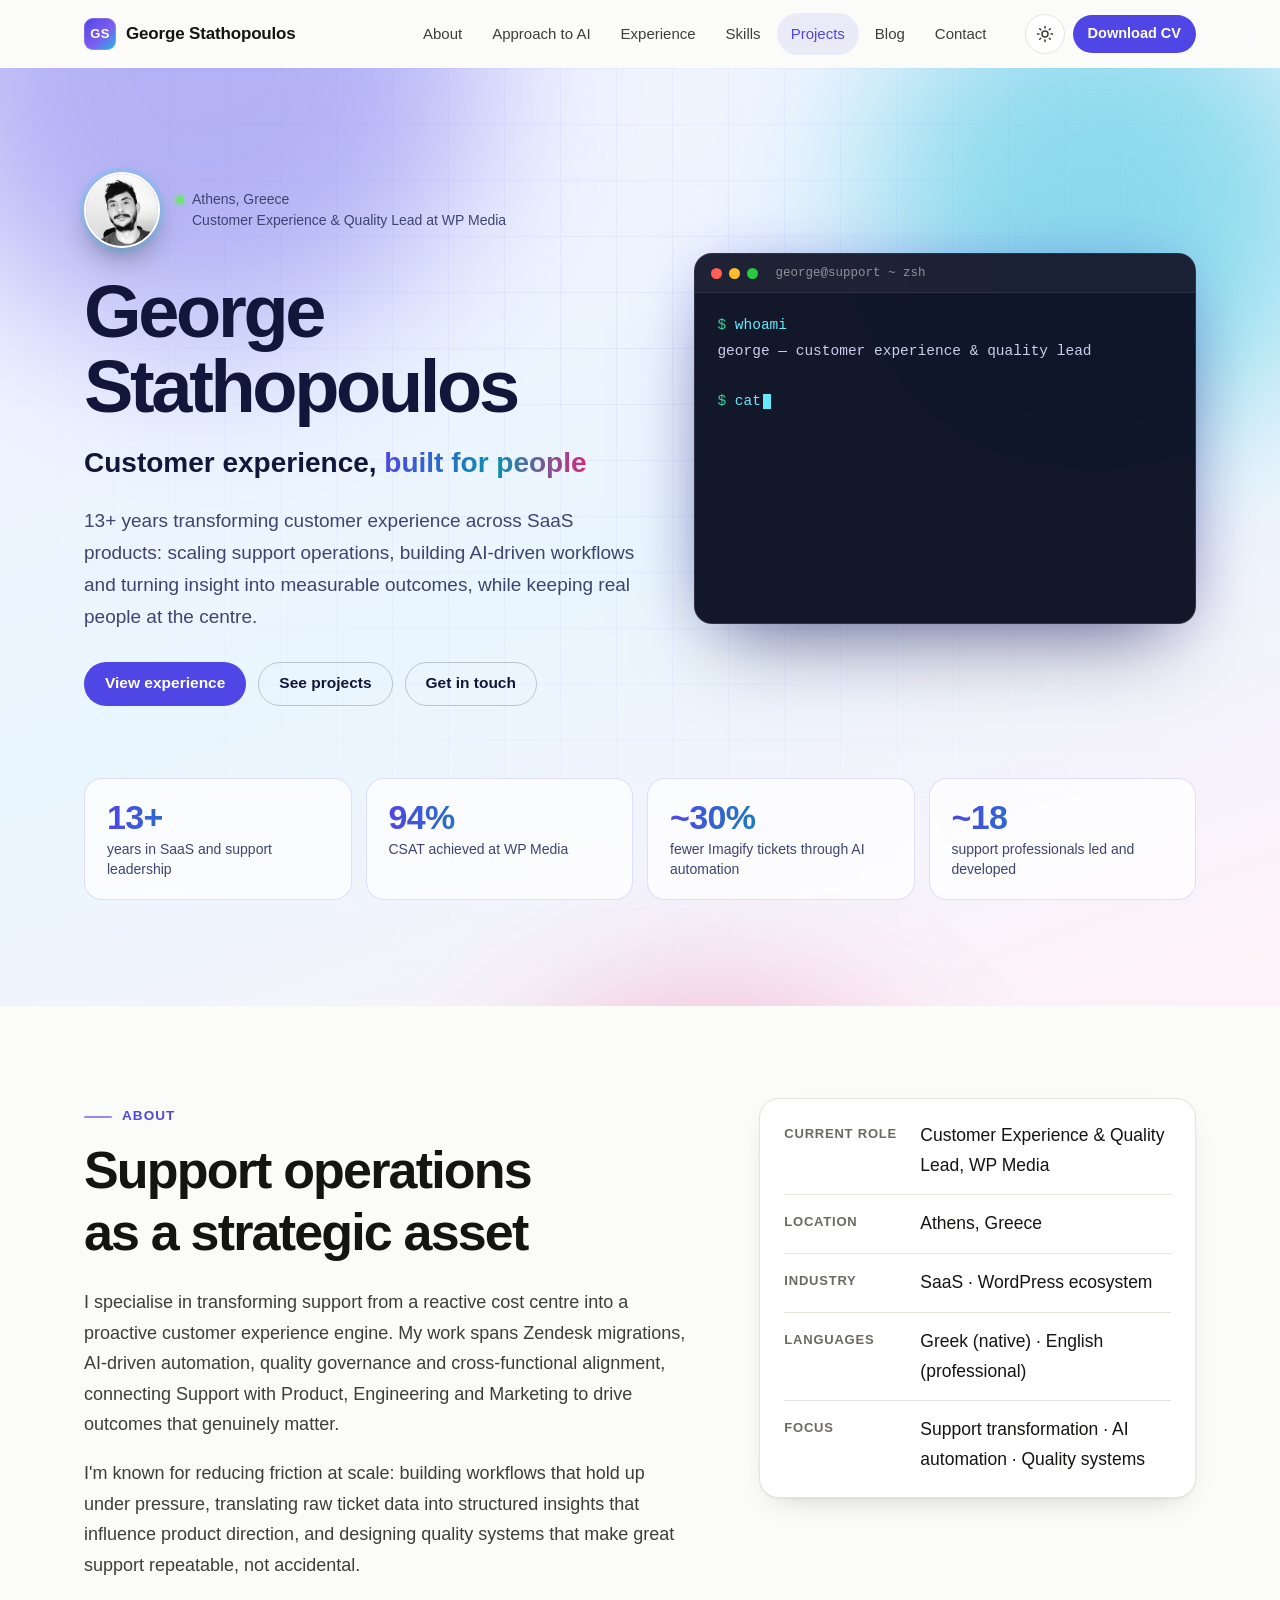
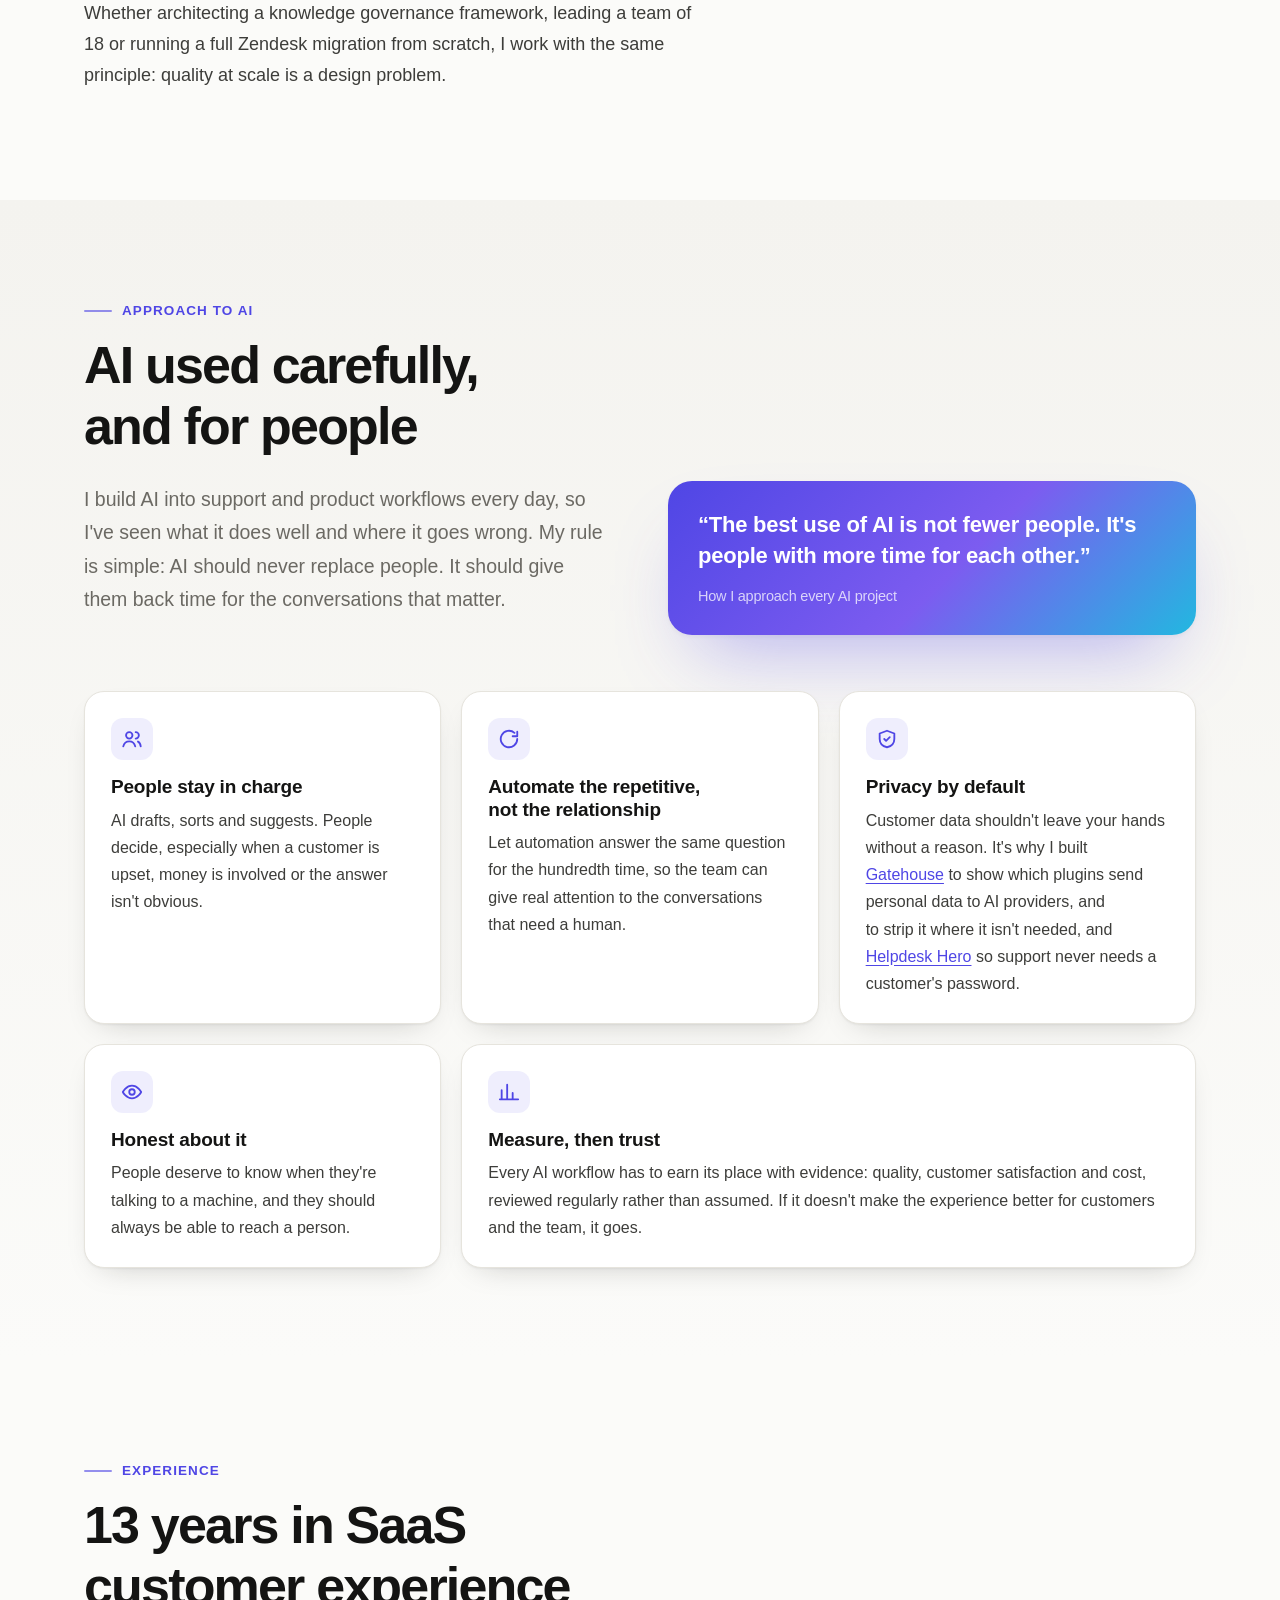
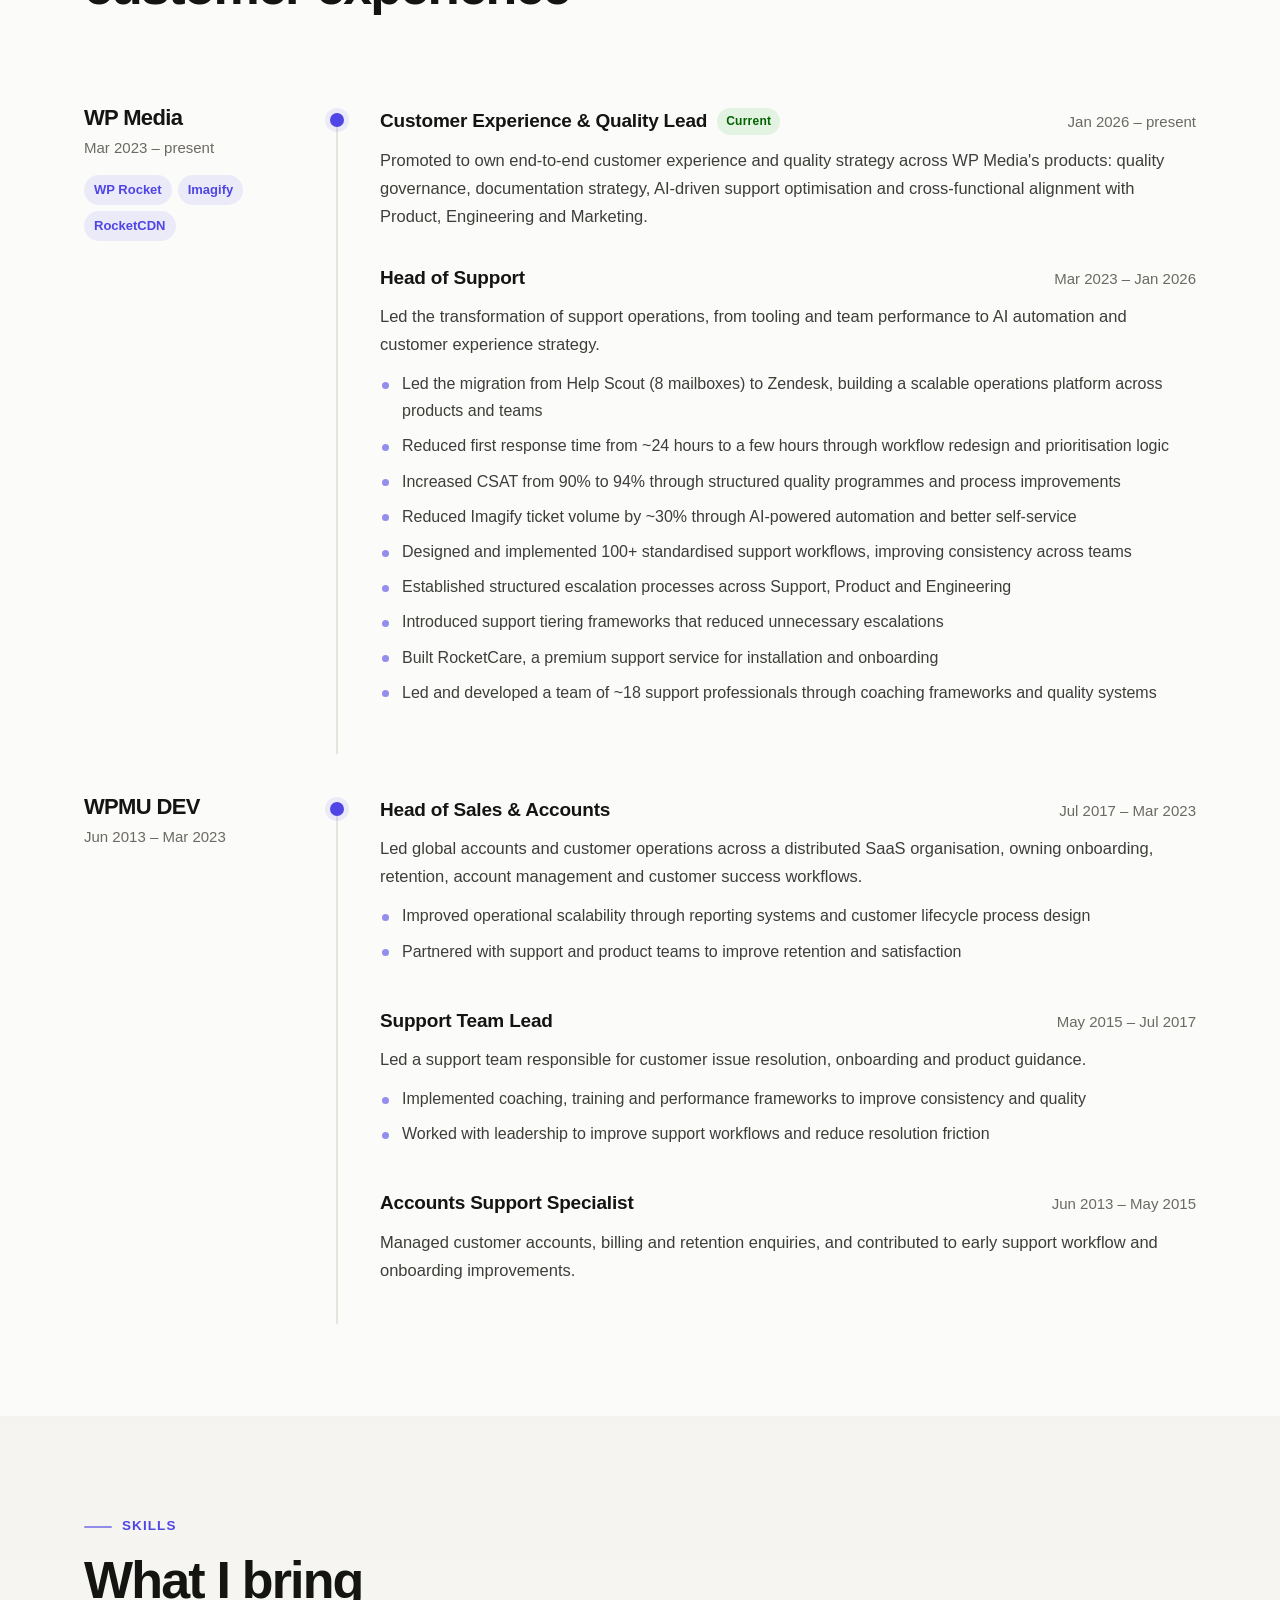
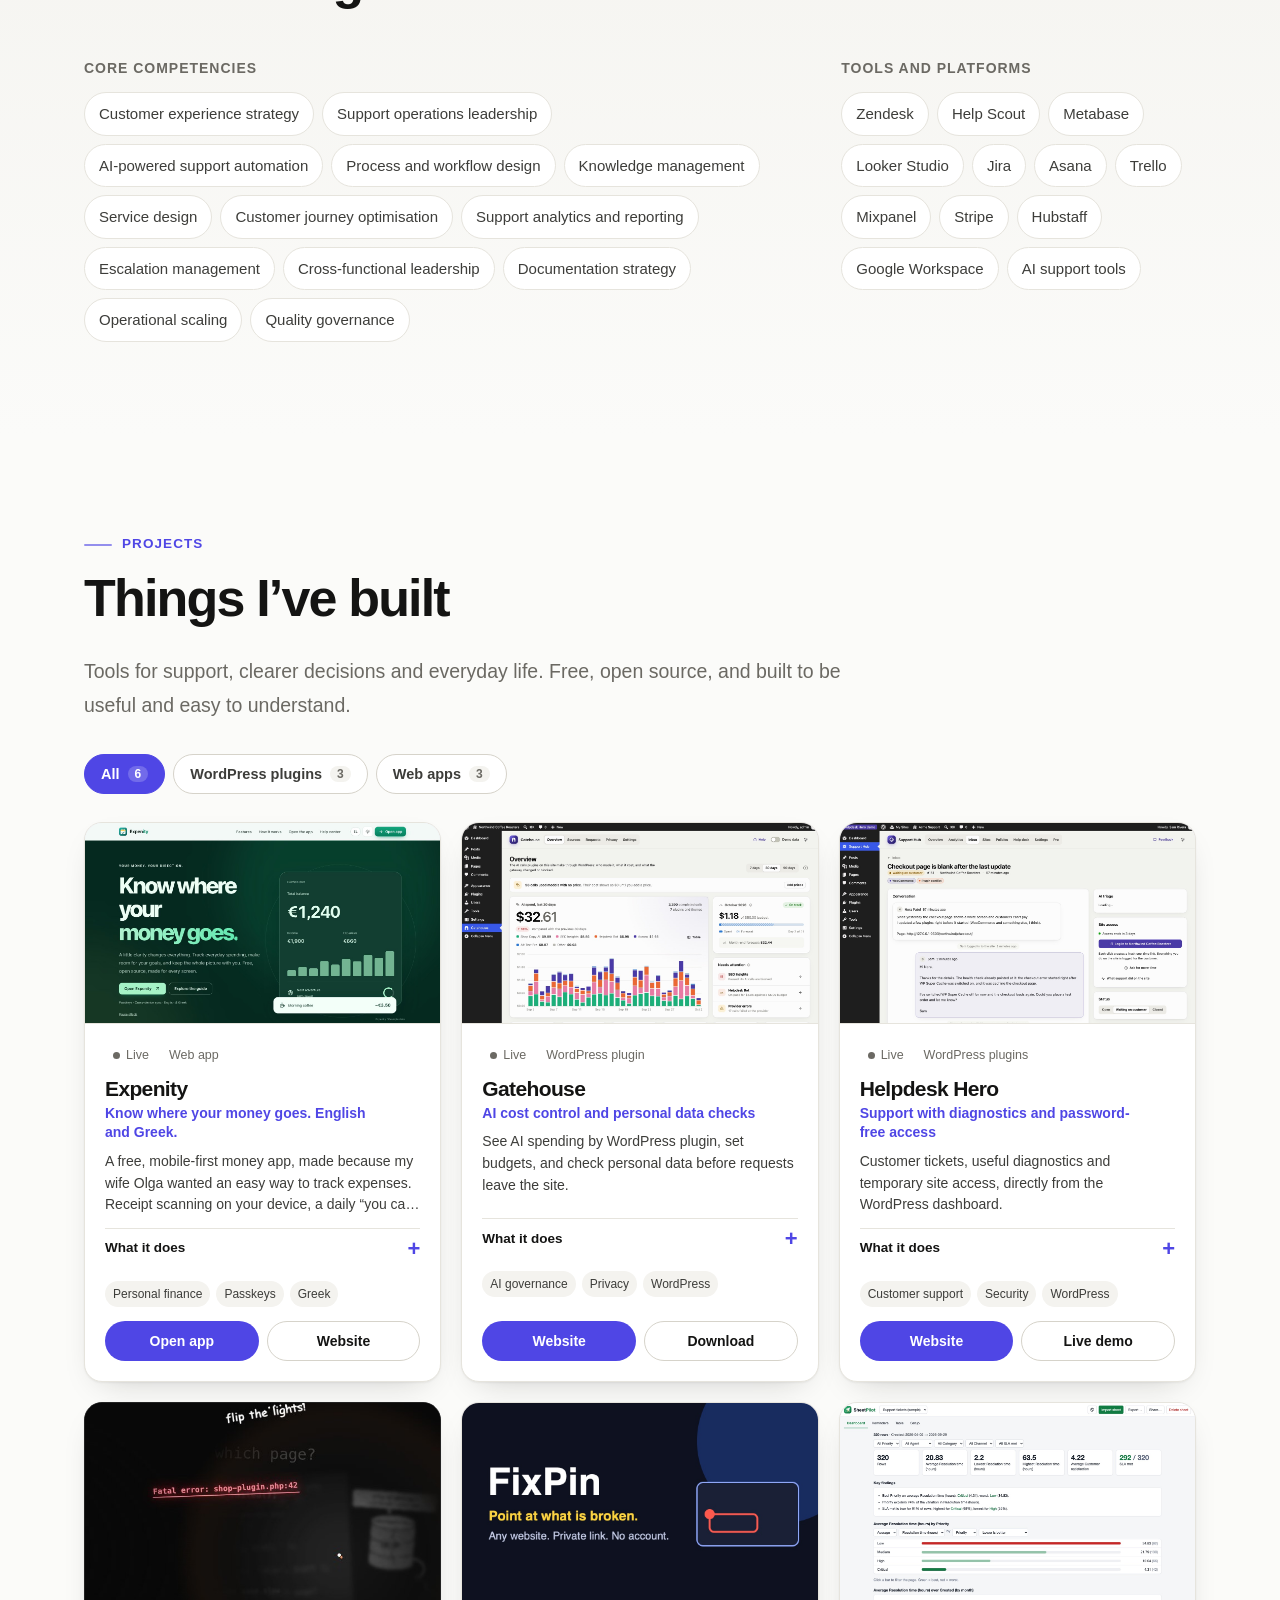
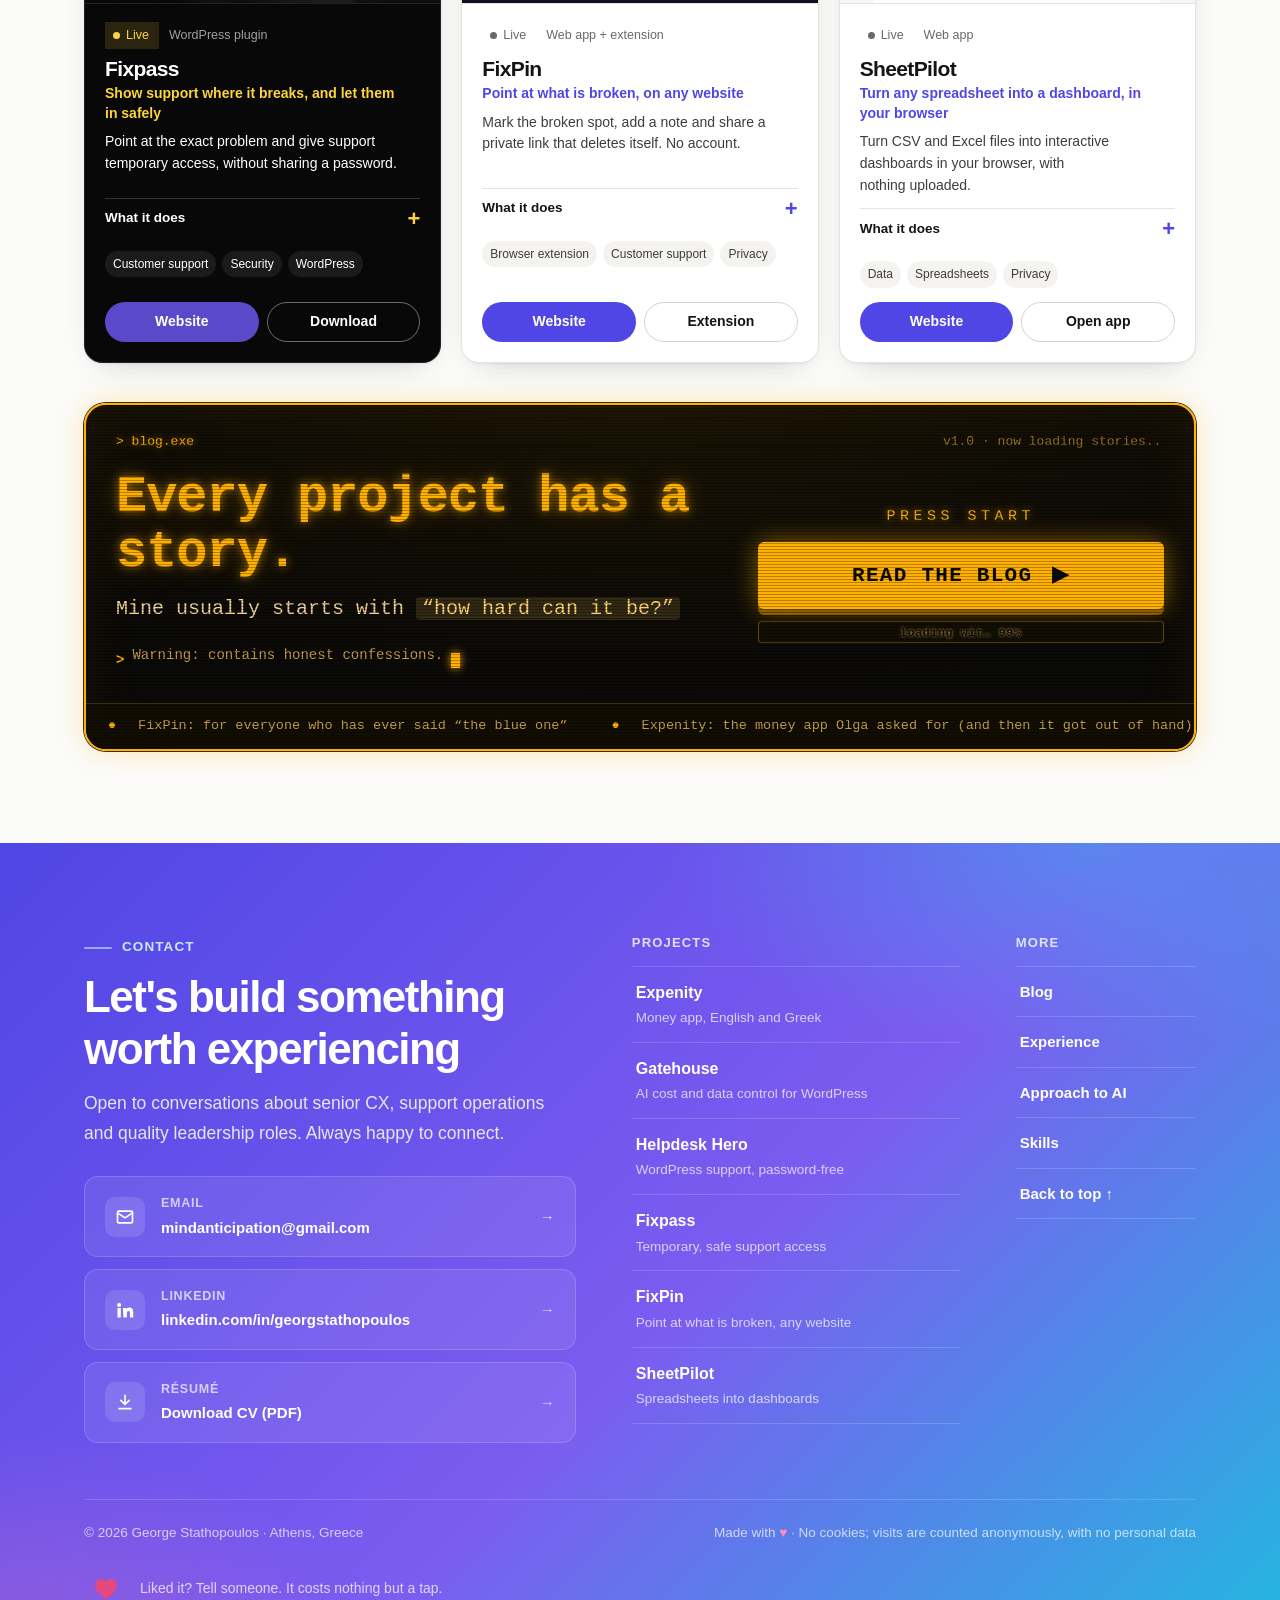
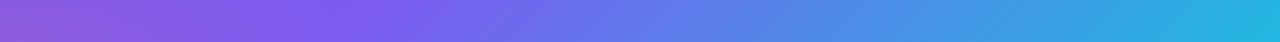
<file: index.html>
<!doctype html>
<html lang="en" class="no-js">
<head>
<meta charset="utf-8">
<meta name="viewport" content="width=device-width, initial-scale=1">
<title>George Stathopoulos – Customer Experience &amp; Quality Lead</title>
<meta name="description" content="George Stathopoulos: customer experience and support operations leader with 13+ years in SaaS and WordPress. Builds AI workflows carefully, so people get more time for real conversations.">
<meta name="theme-color" content="#0a0f26">
<link rel="canonical" href="https://george-stathopoulos.github.io/">
<meta property="og:type" content="profile">
<meta property="og:title" content="George Stathopoulos – Customer Experience &amp; Quality Lead">
<meta property="og:description" content="13+ years in SaaS customer experience. AI used carefully, so people get more time for real conversations.">
<meta property="og:url" content="https://george-stathopoulos.github.io/">
<meta property="og:image" content="https://george-stathopoulos.github.io/george-photo.jpg">
<link rel="icon" href="assets/favicon.svg" type="image/svg+xml">
<link rel="stylesheet" href="assets/site.css?v=portfolio-20261023">
<script>try{var t=localStorage.getItem('gs-theme');if(t==='light'||t==='dark')document.documentElement.dataset.theme=t;}catch(e){}</script>
<script type="application/ld+json">{"@context":"https://schema.org","@type":"Person","name":"George Stathopoulos","jobTitle":"Customer Experience & Quality Lead","worksFor":{"@type":"Organization","name":"WP Media"},"address":{"@type":"PostalAddress","addressLocality":"Athens","addressCountry":"GR"},"url":"https://george-stathopoulos.github.io/","sameAs":["https://www.linkedin.com/in/georgstathopoulos/"]}</script>
<!-- Cloudflare Web Analytics: counts visits anonymously, no cookies --><script type='module' src='https://static.cloudflareinsights.com/beacon.min.js' data-cf-beacon='{"token": "64332b427a604e879f82853393ebdb0d"}'></script><!-- End Cloudflare Web Analytics -->
</head>
<body>
<a class="skip" href="#main">Skip to content</a>

<header class="site-head">
	<div class="wrap">
		<a class="brand" href="#top"><span class="monogram" aria-hidden="true">GS</span>George Stathopoulos</a>
		<nav id="site-nav" class="nav" aria-label="Main">
			<a href="#about">About</a>
			<a href="#ai">Approach to AI</a>
			<a href="#experience">Experience</a>
			<a href="#skills">Skills</a>
			<a href="#projects">Projects</a>
			<a href="https://george-stathopoulos.github.io/blog/">Blog</a>
			<a href="#contact">Contact</a>
		</nav>
		<div class="head-actions">
			<button class="icon-btn" type="button" data-theme-toggle aria-label="Dark theme" aria-pressed="false"><svg width="18" height="18" viewBox="0 0 24 24" fill="none" stroke="currentColor" stroke-width="2" stroke-linecap="round" aria-hidden="true"><circle cx="12" cy="12" r="4"/><path d="M12 2v2M12 20v2M4.9 4.9l1.4 1.4M17.7 17.7l1.4 1.4M2 12h2M20 12h2M4.9 19.1l1.4-1.4M17.7 6.3l1.4-1.4"/></svg></button>
			<a class="btn btn-primary btn-sm" href="george-stathopoulos-cv.pdf" download>Download CV</a>
			<button class="icon-btn menu-btn" type="button" data-menu-toggle aria-controls="site-nav" aria-expanded="false" aria-label="Menu"><svg width="20" height="20" viewBox="0 0 24 24" fill="none" stroke="currentColor" stroke-width="2" stroke-linecap="round" aria-hidden="true"><path d="M4 7h16M4 12h16M4 17h16"/></svg></button>
		</div>
	</div>
</header>

<main id="main">

<section class="hero" id="top" aria-labelledby="hero-name">
	<div class="aurora" aria-hidden="true"><i></i><i></i><i></i></div>
	<div class="wrap">
		<div class="hero-grid">
			<div class="hero-copy">
				<div class="who">
					<img class="portrait" src="assets/img/george.jpg" width="400" height="400" alt="Portrait of George Stathopoulos" fetchpriority="high">
					<span class="eyebrow"><span class="dot" aria-hidden="true"></span>Athens, Greece<br>Customer Experience &amp; Quality Lead at WP Media</span>
				</div>
				<h1 id="hero-name">George Stathopoulos</h1>
				<p class="role">Customer experience, <span class="grad">built for people</span></p>
				<p class="lede">13+ years transforming customer experience across SaaS products: scaling support operations, building AI-driven workflows and turning insight into measurable outcomes, while keeping real people at the centre.</p>
				<div class="cta-row">
					<a class="btn btn-light" href="#experience">View experience</a>
					<a class="btn btn-outline-light" href="#projects">See projects</a>
					<a class="btn btn-outline-light" href="#contact">Get in touch</a>
				</div>
			</div>
			<div class="term" aria-hidden="true">
				<div class="term-bar"><i></i><i></i><i></i><span>george@support ~ zsh</span></div>
				<div class="term-body" id="term"></div>
			</div>
		</div>
		<ul class="stats" aria-label="Highlights">
			<li><b data-count="13" data-suffix="+">13+</b><span>years in SaaS and support leadership</span></li>
			<li><b data-count="94" data-suffix="%">94%</b><span>CSAT achieved at WP Media</span></li>
			<li><b>~30%</b><span>fewer Imagify tickets through AI automation</span></li>
			<li><b data-count="18" data-prefix="~">~18</b><span>support professionals led and developed</span></li>
		</ul>
	</div>
</section>

<section class="section" id="about" aria-labelledby="about-title">
	<div class="wrap about">
		<div class="about-text reveal">
			<span class="kicker">About</span>
			<h2 id="about-title" class="about-title">Support operations as a strategic asset</h2>
			<p>I specialise in transforming support from a reactive cost centre into a proactive customer experience engine. My work spans Zendesk migrations, AI-driven automation, quality governance and cross-functional alignment, connecting Support with Product, Engineering and Marketing to drive outcomes that genuinely matter.</p>
			<p>I'm known for reducing friction at scale: building workflows that hold up under pressure, translating raw ticket data into structured insights that influence product direction, and designing quality systems that make great support repeatable, not accidental.</p>
			<p>Whether architecting a knowledge governance framework, leading a team of 18 or running a full Zendesk migration from scratch, I work with the same principle: quality at scale is a design problem.</p>
		</div>
		<dl class="facts reveal">
			<div><dt>Current role</dt><dd>Customer Experience &amp; Quality Lead, WP Media</dd></div>
			<div><dt>Location</dt><dd>Athens, Greece</dd></div>
			<div><dt>Industry</dt><dd>SaaS · WordPress ecosystem</dd></div>
			<div><dt>Languages</dt><dd>Greek (native) · English (professional)</dd></div>
			<div><dt>Focus</dt><dd>Support transformation · AI automation · Quality systems</dd></div>
		</dl>
	</div>
</section>

<section class="section section-alt" id="ai" aria-labelledby="ai-title">
	<div class="wrap">
		<div class="ai-intro">
			<div class="section-head reveal">
				<span class="kicker">Approach to AI</span>
				<h2 id="ai-title">AI used carefully, and for people</h2>
				<p>I build AI into support and product workflows every day, so I've seen what it does well and where it goes wrong. My rule is simple: AI should never replace people. It should give them back time for the conversations that matter.</p>
			</div>
			<blockquote class="pull reveal">
				<p>“The best use of AI is not fewer people. It's people with more time for each other.”</p>
				<cite>How I approach every AI project</cite>
			</blockquote>
		</div>
		<ul class="principles">
			<li class="reveal">
				<span class="ic"><svg width="22" height="22" viewBox="0 0 24 24" fill="none" stroke="currentColor" stroke-width="2" stroke-linecap="round" stroke-linejoin="round" aria-hidden="true"><circle cx="9" cy="8" r="3.5"/><path d="M2.5 20c.8-3.5 3.4-5.5 6.5-5.5s5.7 2 6.5 5.5"/><path d="M16 4.5a3.5 3.5 0 0 1 0 7M18.5 14.8c1.6.8 2.7 2.6 3 5.2"/></svg></span>
				<h3>People stay in charge</h3>
				<p>AI drafts, sorts and suggests. People decide, especially when a customer is upset, money is involved or the answer isn't obvious.</p>
			</li>
			<li class="reveal">
				<span class="ic"><svg width="22" height="22" viewBox="0 0 24 24" fill="none" stroke="currentColor" stroke-width="2" stroke-linecap="round" stroke-linejoin="round" aria-hidden="true"><path d="M21 12a9 9 0 1 1-3-6.7"/><path d="M21 4v5h-5"/></svg></span>
				<h3>Automate the repetitive, not the relationship</h3>
				<p>Let automation answer the same question for the hundredth time, so the team can give real attention to the conversations that need a human.</p>
			</li>
			<li class="reveal">
				<span class="ic"><svg width="22" height="22" viewBox="0 0 24 24" fill="none" stroke="currentColor" stroke-width="2" stroke-linecap="round" stroke-linejoin="round" aria-hidden="true"><path d="M12 3l8 3v6c0 5-3.5 8-8 9-4.5-1-8-4-8-9V6z"/><path d="M9 12l2 2 4-4"/></svg></span>
				<h3>Privacy by default</h3>
				<p>Customer data shouldn't leave your hands without a reason. It's why I built <a href="#projects">Gatehouse</a> to show which plugins send personal data to AI providers, and to strip it where it isn't needed, and <a href="#projects">Helpdesk Hero</a> so support never needs a customer's password.</p>
			</li>
			<li class="reveal">
				<span class="ic"><svg width="22" height="22" viewBox="0 0 24 24" fill="none" stroke="currentColor" stroke-width="2" stroke-linecap="round" stroke-linejoin="round" aria-hidden="true"><path d="M2 12s3.5-7 10-7 10 7 10 7-3.5 7-10 7-10-7-10-7z"/><circle cx="12" cy="12" r="3"/></svg></span>
				<h3>Honest about it</h3>
				<p>People deserve to know when they're talking to a machine, and they should always be able to reach a person.</p>
			</li>
			<li class="reveal wide">
				<span class="ic"><svg width="22" height="22" viewBox="0 0 24 24" fill="none" stroke="currentColor" stroke-width="2" stroke-linecap="round" stroke-linejoin="round" aria-hidden="true"><path d="M4 20V10M10 20V4M16 20v-7M22 20H2"/></svg></span>
				<h3>Measure, then trust</h3>
				<p>Every AI workflow has to earn its place with evidence: quality, customer satisfaction and cost, reviewed regularly rather than assumed. If it doesn't make the experience better for customers and the team, it goes.</p>
			</li>
		</ul>
	</div>
</section>

<section class="section" id="experience" aria-labelledby="exp-title">
	<div class="wrap">
		<div class="section-head reveal">
			<span class="kicker">Experience</span>
			<h2 id="exp-title">13 years in SaaS customer experience</h2>
		</div>

		<article class="company reveal">
			<div>
				<h3 class="company-name">WP Media</h3>
				<p class="period">Mar 2023 – present</p>
				<ul class="chips" aria-label="Products"><li>WP Rocket</li><li>Imagify</li><li>RocketCDN</li></ul>
			</div>
			<div class="roles">
				<div>
					<div class="role-head"><h4>Customer Experience &amp; Quality Lead <span class="now">Current</span></h4><time>Jan 2026 – present</time></div>
					<p>Promoted to own end-to-end customer experience and quality strategy across WP Media's products: quality governance, documentation strategy, AI-driven support optimisation and cross-functional alignment with Product, Engineering and Marketing.</p>
				</div>
				<div>
					<div class="role-head"><h4>Head of Support</h4><time>Mar 2023 – Jan 2026</time></div>
					<p>Led the transformation of support operations, from tooling and team performance to AI automation and customer experience strategy.</p>
					<ul>
						<li>Led the migration from Help Scout (8 mailboxes) to Zendesk, building a scalable operations platform across products and teams</li>
						<li>Reduced first response time from ~24 hours to a few hours through workflow redesign and prioritisation logic</li>
						<li>Increased CSAT from 90% to 94% through structured quality programmes and process improvements</li>
						<li>Reduced Imagify ticket volume by ~30% through AI-powered automation and better self-service</li>
						<li>Designed and implemented 100+ standardised support workflows, improving consistency across teams</li>
						<li>Established structured escalation processes across Support, Product and Engineering</li>
						<li>Introduced support tiering frameworks that reduced unnecessary escalations</li>
						<li>Built RocketCare, a premium support service for installation and onboarding</li>
						<li>Led and developed a team of ~18 support professionals through coaching frameworks and quality systems</li>
					</ul>
				</div>
			</div>
		</article>

		<article class="company reveal">
			<div>
				<h3 class="company-name">WPMU DEV</h3>
				<p class="period">Jun 2013 – Mar 2023</p>
			</div>
			<div class="roles">
				<div>
					<div class="role-head"><h4>Head of Sales &amp; Accounts</h4><time>Jul 2017 – Mar 2023</time></div>
					<p>Led global accounts and customer operations across a distributed SaaS organisation, owning onboarding, retention, account management and customer success workflows.</p>
					<ul>
						<li>Improved operational scalability through reporting systems and customer lifecycle process design</li>
						<li>Partnered with support and product teams to improve retention and satisfaction</li>
					</ul>
				</div>
				<div>
					<div class="role-head"><h4>Support Team Lead</h4><time>May 2015 – Jul 2017</time></div>
					<p>Led a support team responsible for customer issue resolution, onboarding and product guidance.</p>
					<ul>
						<li>Implemented coaching, training and performance frameworks to improve consistency and quality</li>
						<li>Worked with leadership to improve support workflows and reduce resolution friction</li>
					</ul>
				</div>
				<div>
					<div class="role-head"><h4>Accounts Support Specialist</h4><time>Jun 2013 – May 2015</time></div>
					<p>Managed customer accounts, billing and retention enquiries, and contributed to early support workflow and onboarding improvements.</p>
				</div>
			</div>
		</article>
	</div>
</section>

<section class="section section-alt" id="skills" aria-labelledby="skills-title">
	<div class="wrap">
		<div class="section-head reveal">
			<span class="kicker">Skills</span>
			<h2 id="skills-title">What I bring</h2>
		</div>
		<div class="skills">
			<div class="reveal">
				<h3>Core competencies</h3>
				<ul class="tags">
					<li>Customer experience strategy</li><li>Support operations leadership</li><li>AI-powered support automation</li><li>Process and workflow design</li><li>Knowledge management</li><li>Service design</li><li>Customer journey optimisation</li><li>Support analytics and reporting</li><li>Escalation management</li><li>Cross-functional leadership</li><li>Documentation strategy</li><li>Operational scaling</li><li>Quality governance</li>
				</ul>
			</div>
			<div class="reveal">
				<h3>Tools and platforms</h3>
				<ul class="tags">
					<li>Zendesk</li><li>Help Scout</li><li>Metabase</li><li>Looker Studio</li><li>Jira</li><li>Asana</li><li>Trello</li><li>Mixpanel</li><li>Stripe</li><li>Hubstaff</li><li>Google Workspace</li><li>AI support tools</li>
				</ul>
			</div>
		</div>
	</div>
</section>

<section class="section" id="projects" aria-labelledby="projects-title">
	<div class="wrap">
		<div class="section-head reveal">
			<span class="kicker">Projects</span>
			<h2 id="projects-title">Things I’ve built</h2>
			<p>Tools for support, clearer decisions and everyday life. Free, open source, and built to be useful and easy to understand.</p>
		</div>
		<div class="filters reveal" role="group" aria-label="Filter projects">
			<button type="button" class="filter" data-filter="all" aria-pressed="true">All <span>6</span></button>
			<button type="button" class="filter" data-filter="wp" aria-pressed="false">WordPress plugins <span>3</span></button>
			<button type="button" class="filter" data-filter="app" aria-pressed="false">Web apps <span>3</span></button>
		</div>
		<div class="projects" id="project-grid">
			<!--
				To add a project, copy one <article class="project"> block below.
				data-cat is wp or app (used by the filter). Add "feature" for the wide card, "dark" for the dark card.
				Put its screenshot in assets/img/ (1400x875).
			-->
			<article class="project reveal" data-cat="app">
				<a class="project-shot" href="https://expenity.github.io/expenity/" tabindex="-1" aria-hidden="true"><span class="frame-bar" aria-hidden="true"><i></i><i></i><i></i></span><img src="assets/img/project-expenity.jpg?v=0.25" width="1400" height="875" alt="The Expenity website: its emerald interface, example balance and a clear introduction to the money app." loading="lazy" decoding="async"></a>
				<div class="project-body">
					<div class="project-meta"><span class="status">Live</span><span>Web app</span></div>
					<h3>Expenity</h3>
					<p class="sub">Know where your money goes. English and Greek.</p>
					<p class="project-summary">A free, mobile-first money app, made because my wife Olga wanted an easy way to track expenses. Receipt scanning on your device, a daily “you can spend today” number, streaks, 25 animated tutorials, passkey sync and shared wallets. Works on iPhone, Android and computers with no app store.</p>
					<details class="project-details"><summary>What it does <span aria-hidden="true">+</span></summary><p>Expenity brings expenses, income, bills, budgets and savings goals together across phones, tablets and computers. It started as a simple request, an easy way to track expenses, and grew into a very full app that still tries to stay easy: you choose Basic, Pro or Advanced, and every feature has a short animated tutorial and a pulsing help icon.</p><ul class="points">
						<li>Type an expense as a sentence, scan receipts on your device (English and Greek), and attach small photos</li>
						<li>A daily &ldquo;you can spend today&rdquo; number with your own daily, weekly or monthly targets, plus income targets and streaks</li>
						<li>Budgets &amp; goals, repeating income, reports with a 90-day forecast, and shared wallets with roles</li>
						<li>Safety nets: duplicate guard, price-change alerts, drafts, recently deleted and search filters</li>
						<li>25 animated tutorials, a contact form, passkey sync, eighteen themes you can adjust with a pencil</li>
					</ul></details>
					<ul class="tags" aria-label="Topics"><li>Personal finance</li><li>Passkeys</li><li>Greek</li></ul>
					<div class="cta-row"><a class="btn btn-primary" href="https://expenity.github.io/expenity/app/">Open app</a><a class="btn btn-ghost" href="https://expenity.github.io/expenity/">Website</a></div>
				</div>
			</article>
			<article class="project reveal" data-cat="wp">
				<a class="project-shot" href="https://george-stathopoulos.github.io/gatehouse/" tabindex="-1" aria-hidden="true"><span class="frame-bar" aria-hidden="true"><i></i><i></i><i></i></span><img src="assets/img/project-gatehouse.jpg" width="1400" height="875" alt="The Gatehouse dashboard in WordPress, showing AI spend by plugin, the monthly budget and items that need attention." loading="lazy" decoding="async"></a>
				<div class="project-body">
					<div class="project-meta"><span class="status">Live</span><span>WordPress plugin</span></div>
					<h3>Gatehouse</h3>
					<p class="sub">AI cost control and personal data checks</p>
					<p class="project-summary">See AI spending by WordPress plugin, set budgets, and check personal data before requests leave the site.</p>
					<details class="project-details"><summary>What it does <span aria-hidden="true">+</span></summary><p>AI plugins share one bill, with no spending limit per plugin and no view of what they send. Gatehouse sits between the plugins and the AI providers they use.</p><ul class="points">
						<li>Shows which plugin spends what, call by call</li>
						<li>Monthly budgets and hourly limits that stop calls before they're sent</li>
						<li>Shows which plugins send personal data, with redaction per plugin</li>
						<li>Exports an AI data map for records and client reports</li>
					</ul></details>
					<ul class="tags" aria-label="Topics"><li>AI governance</li><li>Privacy</li><li>WordPress</li></ul>
					<div class="cta-row"><a class="btn btn-primary" href="https://george-stathopoulos.github.io/gatehouse/">Website</a><a class="btn btn-ghost" href="https://github.com/george-stathopoulos/gatehouse/releases/latest">Download</a></div>
				</div>
			</article>
			<article class="project reveal" data-cat="wp">
				<a class="project-shot" href="https://george-stathopoulos.github.io/helpdesk-hero/" tabindex="-1" aria-hidden="true"><span class="frame-bar" aria-hidden="true"><i></i><i></i><i></i></span><img src="assets/img/project-helpdesk-hero.jpg" width="1400" height="875" alt="A ticket in the Helpdesk Hero hub: the customer's message, the support reply, and a one-click login to the customer's site." loading="lazy" decoding="async"></a>
				<div class="project-body">
					<div class="project-meta"><span class="status">Live</span><span>WordPress plugins</span></div>
					<h3>Helpdesk Hero</h3>
					<p class="sub">Support with diagnostics and password-free access</p>
					<p class="project-summary">Customer tickets, useful diagnostics and temporary site access, directly from the WordPress dashboard.</p>
					<details class="project-details"><summary>What it does <span aria-hidden="true">+</span></summary><p>Support teams spend the first emails of every ticket asking for versions, plugins and passwords. Helpdesk Hero lets customers open tickets from their dashboard with all of that attached, and gives support safe, temporary access.</p><ul class="points">
						<li>Tickets arrive with diagnostics and a health check that points at the likely cause</li>
						<li>One-click, one-time logins: no shared passwords, access ends on its own</li>
						<li>Everything support does is logged for the customer</li>
						<li>Support policies, templates and a live two-site demo</li>
					</ul></details>
					<ul class="tags" aria-label="Topics"><li>Customer support</li><li>Security</li><li>WordPress</li></ul>
					<div class="cta-row"><a class="btn btn-primary" href="https://george-stathopoulos.github.io/helpdesk-hero/">Website</a><a class="btn btn-ghost" href="https://george-stathopoulos.github.io/helpdesk-hero/demo/">Live demo</a></div>
				</div>
			</article>
			<article class="project reveal dark" data-cat="wp">
				<a class="project-shot" href="https://george-stathopoulos.github.io/fixpass/" tabindex="-1" aria-hidden="true"><span class="frame-bar" aria-hidden="true"><i></i><i></i><i></i></span><video src="assets/img/project-fixpass.mp4" poster="assets/img/project-fixpass-poster.jpg" width="640" height="640" muted loop playsinline preload="none" data-autoplay aria-label="The Fixpass website with the lights out: a flashlight beam moves over hand-drawn WordPress problems, and a neon fatal error runs away from the light."></video></a>
				<div class="project-body">
					<div class="project-meta"><span class="status">Live</span><span>WordPress plugin</span></div>
					<h3>Fixpass</h3>
					<p class="sub">Show support where it breaks, and let them in safely</p>
					<p class="project-summary">Point at the exact problem and give support temporary access, without sharing a password.</p>
					<details class="project-details"><summary>What it does <span aria-hidden="true">+</span></summary><p>Customers and support teams often get lost in translation: which page, which button, and a password sent by email. Fixpass lets the customer point at the problem and gives support safe, temporary access.</p><ul class="points">
						<li>Spotlight: click or box the exact spot that's broken, with a note</li>
						<li>Temporary full access with reusable or one-time links, no passwords</li>
						<li>Copy every detail support needs in one click</li>
						<li>Site details, debugging and troubleshooting mode for support only</li>
					</ul></details>
					<ul class="tags" aria-label="Topics"><li>Customer support</li><li>Security</li><li>WordPress</li></ul>
					<div class="cta-row"><a class="btn btn-primary" href="https://george-stathopoulos.github.io/fixpass/">Website</a><a class="btn btn-ghost" href="https://github.com/george-stathopoulos/fixpass/releases/latest">Download</a></div>
				</div>
			</article>
			<article class="project reveal" data-cat="app">
				<a class="project-shot" href="https://george-stathopoulos.github.io/fixpin/" tabindex="-1" aria-hidden="true"><span class="frame-bar" aria-hidden="true"><i></i><i></i><i></i></span><img src="assets/img/project-fixpin.jpg" width="1400" height="875" alt="FixPin: point at what is broken. Any website, private link, no account." loading="lazy" decoding="async"></a>
				<div class="project-body">
					<div class="project-meta"><span class="status">Live</span><span>Web app + extension</span></div>
					<h3>FixPin</h3>
					<p class="sub">Point at what is broken, on any website</p>
					<p class="project-summary">Mark the broken spot, add a note and share a private link that deletes itself. No account.</p>
					<details class="project-details"><summary>What it does <span aria-hidden="true">+</span></summary><p>Spotlight, the favourite feature of Fixpass, got its own home for everyone who is not on WordPress. An installable app and a browser extension turn "the blue button doesn't work" into a screenshot with the spot marked.</p><ul>
						<li>Click or box the broken spot, with a note, up to five spots</li>
						<li>The extension adds the page, screen, browser and errors from the page</li>
						<li>Links last 1, 7 or 30 days, with an optional passcode, then delete themselves</li>
						<li>No accounts, no tracking; runs on Cloudflare and can be self-hosted</li>
					</ul></details>
					<ul class="tags" aria-label="Topics"><li>Browser extension</li><li>Customer support</li><li>Privacy</li></ul>
					<div class="cta-row"><a class="btn btn-primary" href="https://george-stathopoulos.github.io/fixpin/">Website</a><a class="btn btn-ghost" href="https://github.com/george-stathopoulos/fixpin-extension/releases/latest">Extension</a></div>
				</div>
			</article>
			<article class="project reveal" data-cat="app">
				<a class="project-shot" href="https://george-stathopoulos.github.io/sheetpilot/" tabindex="-1" aria-hidden="true"><span class="frame-bar" aria-hidden="true"><i></i><i></i><i></i></span><img src="assets/img/project-sheetpilot.jpg" width="1400" height="875" alt="A SheetPilot dashboard built from a support-ticket spreadsheet: key numbers, plain-language findings and a comparison chart." loading="lazy" decoding="async"></a>
				<div class="project-body">
					<div class="project-meta"><span class="status">Live</span><span>Web app</span></div>
					<h3>SheetPilot</h3>
					<p class="sub">Turn any spreadsheet into a dashboard, in your browser</p>
					<p class="project-summary">Turn CSV and Excel files into interactive dashboards in your browser, with nothing uploaded.</p>
					<details class="project-details"><summary>What it does <span aria-hidden="true">+</span></summary><p>Most teams keep what matters in spreadsheets, but they only store it. SheetPilot reads a CSV or Excel file, works out what is in it and how it is calculated, and shows what stands out. Nothing is uploaded.</p><ul class="points">
						<li>Reads messy sheets and finds the formulas and logic behind the numbers</li>
						<li>Explains how it read the sheet, and lets you correct any choice</li>
						<li>Plain-language findings, ten styles, export and share links</li>
						<li>Runs entirely in your browser: no account, no upload</li>
					</ul></details>
					<ul class="tags" aria-label="Topics"><li>Data</li><li>Spreadsheets</li><li>Privacy</li></ul>
					<div class="cta-row"><a class="btn btn-primary" href="https://george-stathopoulos.github.io/sheetpilot/">Website</a><a class="btn btn-ghost" href="https://george-stathopoulos.github.io/sheetpilot/app/">Open app</a></div>
				</div>
			</article>
			
		</div>
		<a class="blog-band reveal" href="https://george-stathopoulos.github.io/blog/" aria-label="Read the blog: the stories behind these projects">
			<span class="crt" aria-hidden="true"></span>
			<span class="blog-top"><span class="blog-tag">&gt; blog.exe</span><span class="blog-ver">v1.0 · now loading stories<span class="dots">...</span></span></span>
			<span class="blog-main">
				<span class="blog-copy">
					<span class="blog-h">Every project has a story.</span>
					<span class="blog-sub">Mine usually starts with <em>“how hard can it be?”</em></span>
					<span class="blog-say" aria-hidden="true"><b>&gt;</b> <span class="rot"><span style="--n:37" class=on>Warning: contains honest confessions.</span><span style="--n:47">No bugs were hidden in the making of this blog.</span><span style="--n:32">Typos: free, included, probably.</span><span style="--n:51">Average read: one coffee. Or one very short coffee.</span><span style="--n:42">Written by a human. Sometimes a tired one.</span></span><i class="cur"></i></span>
				</span>
				<span class="blog-go">
					<span class="start">PRESS START</span>
					<span class="press">READ THE BLOG <b aria-hidden="true">▶</b></span>
					<span class="load" aria-hidden="true"><i></i><small>loading wit… 99%</small></span>
				</span>
			</span>
			<span class="blog-ticker" aria-hidden="true"><span class="track"><span>FixPin: for everyone who has ever said “the blue one”</span><span>Expenity: the money app Olga asked for (and then it got out of hand)</span><span>Helpdesk Hero: please stop emailing me your password</span><span>Gatehouse: who is spending my AI money?</span><span>SheetPilot: your spreadsheet, but it talks back</span><span>Mitos Checklist: Greek bureaucracy, tick by tick</span><span>Mission Control: counting visits without selling anyone out</span><span>FixPin: for everyone who has ever said “the blue one”</span><span>Expenity: the money app Olga asked for (and then it got out of hand)</span><span>Helpdesk Hero: please stop emailing me your password</span><span>Gatehouse: who is spending my AI money?</span><span>SheetPilot: your spreadsheet, but it talks back</span><span>Mitos Checklist: Greek bureaucracy, tick by tick</span><span>Mission Control: counting visits without selling anyone out</span></span></span>
		</a>
	</div>
</section>

</main>

<footer class="site-foot" id="contact" aria-labelledby="contact-title">
	<div class="foot-glow" aria-hidden="true"></div>
	<div class="wrap">
		<div class="foot-grid">
			<div class="foot-cta">
				<span class="kicker">Contact</span>
				<h2 id="contact-title">Let's build something worth experiencing</h2>
				<p>Open to conversations about senior CX, support operations and quality leadership roles. Always happy to connect.</p>
				<div class="contact-links">
					<a href="mailto:mindanticipation@gmail.com"><span class="ic"><svg width="20" height="20" viewBox="0 0 24 24" fill="none" stroke="currentColor" stroke-width="2" stroke-linecap="round" stroke-linejoin="round" aria-hidden="true"><rect x="3" y="5" width="18" height="14" rx="2"/><path d="M3 7l9 6 9-6"/></svg></span><span><small>Email</small><b>mindanticipation@gmail.com</b></span><span class="arrow" aria-hidden="true">→</span></a>
					<a href="https://www.linkedin.com/in/georgstathopoulos/" rel="noopener"><span class="ic"><svg width="20" height="20" viewBox="0 0 24 24" fill="currentColor" aria-hidden="true"><path d="M4.98 3.5a2.5 2.5 0 1 1 0 5 2.5 2.5 0 0 1 0-5zM3 9.5h4V21H3zM9.5 9.5h3.8v1.6h.06c.53-1 1.83-2.06 3.77-2.06 4.03 0 4.77 2.65 4.77 6.1V21h-4v-5.1c0-1.22-.02-2.79-1.7-2.79-1.7 0-1.96 1.33-1.96 2.7V21h-4z"/></svg></span><span><small>LinkedIn</small><b>linkedin.com/in/georgstathopoulos</b></span><span class="arrow" aria-hidden="true">→</span></a>
					<a href="george-stathopoulos-cv.pdf" download><span class="ic"><svg width="20" height="20" viewBox="0 0 24 24" fill="none" stroke="currentColor" stroke-width="2" stroke-linecap="round" stroke-linejoin="round" aria-hidden="true"><path d="M12 4v11M7 10l5 5 5-5M5 20h14"/></svg></span><span><small>Résumé</small><b>Download CV (PDF)</b></span><span class="arrow" aria-hidden="true">→</span></a>
				</div>
			</div>
			<nav class="foot-col" aria-label="Projects">
				<h3>Projects</h3>
				<ul class="foot-list">
					<li><a href="https://expenity.github.io/expenity/"><b>Expenity</b><span>Money app, English and Greek</span></a></li>
					<li><a href="https://george-stathopoulos.github.io/gatehouse/"><b>Gatehouse</b><span>AI cost and data control for WordPress</span></a></li>
					<li><a href="https://george-stathopoulos.github.io/helpdesk-hero/"><b>Helpdesk Hero</b><span>WordPress support, password-free</span></a></li>
					<li><a href="https://george-stathopoulos.github.io/fixpass/"><b>Fixpass</b><span>Temporary, safe support access</span></a></li>
					<li><a href="https://george-stathopoulos.github.io/fixpin/"><b>FixPin</b><span>Point at what is broken, any website</span></a></li>
					<li><a href="https://george-stathopoulos.github.io/sheetpilot/"><b>SheetPilot</b><span>Spreadsheets into dashboards</span></a></li>
				</ul>
			</nav>
			<nav class="foot-col" aria-label="More">
				<h3>More</h3>
				<ul class="foot-list foot-plain">
					<li><a href="https://george-stathopoulos.github.io/blog/">Blog</a></li>
					<li><a href="#experience">Experience</a></li>
					<li><a href="#ai">Approach to AI</a></li>
					<li><a href="#skills">Skills</a></li>
					<li><a href="#top">Back to top ↑</a></li>
				</ul>
			</nav>
		</div>
		<div class="foot-base">
			<span>© 2026 George Stathopoulos · Athens, Greece</span>
			<span>Made with <span class="heart" role="img" aria-label="love">♥</span> · No cookies; visits are counted anonymously, with no personal data</span>
		</div>
	</div>
</footer>

<script src="assets/site.js?v=5" defer></script>
<script src="assets/share-heart.js?v=1" data-site="personal" data-url="https://george-stathopoulos.github.io/" data-msg="Liked it? Tell someone. It costs nothing but a tap." defer></script>
</body>
</html>
</file>
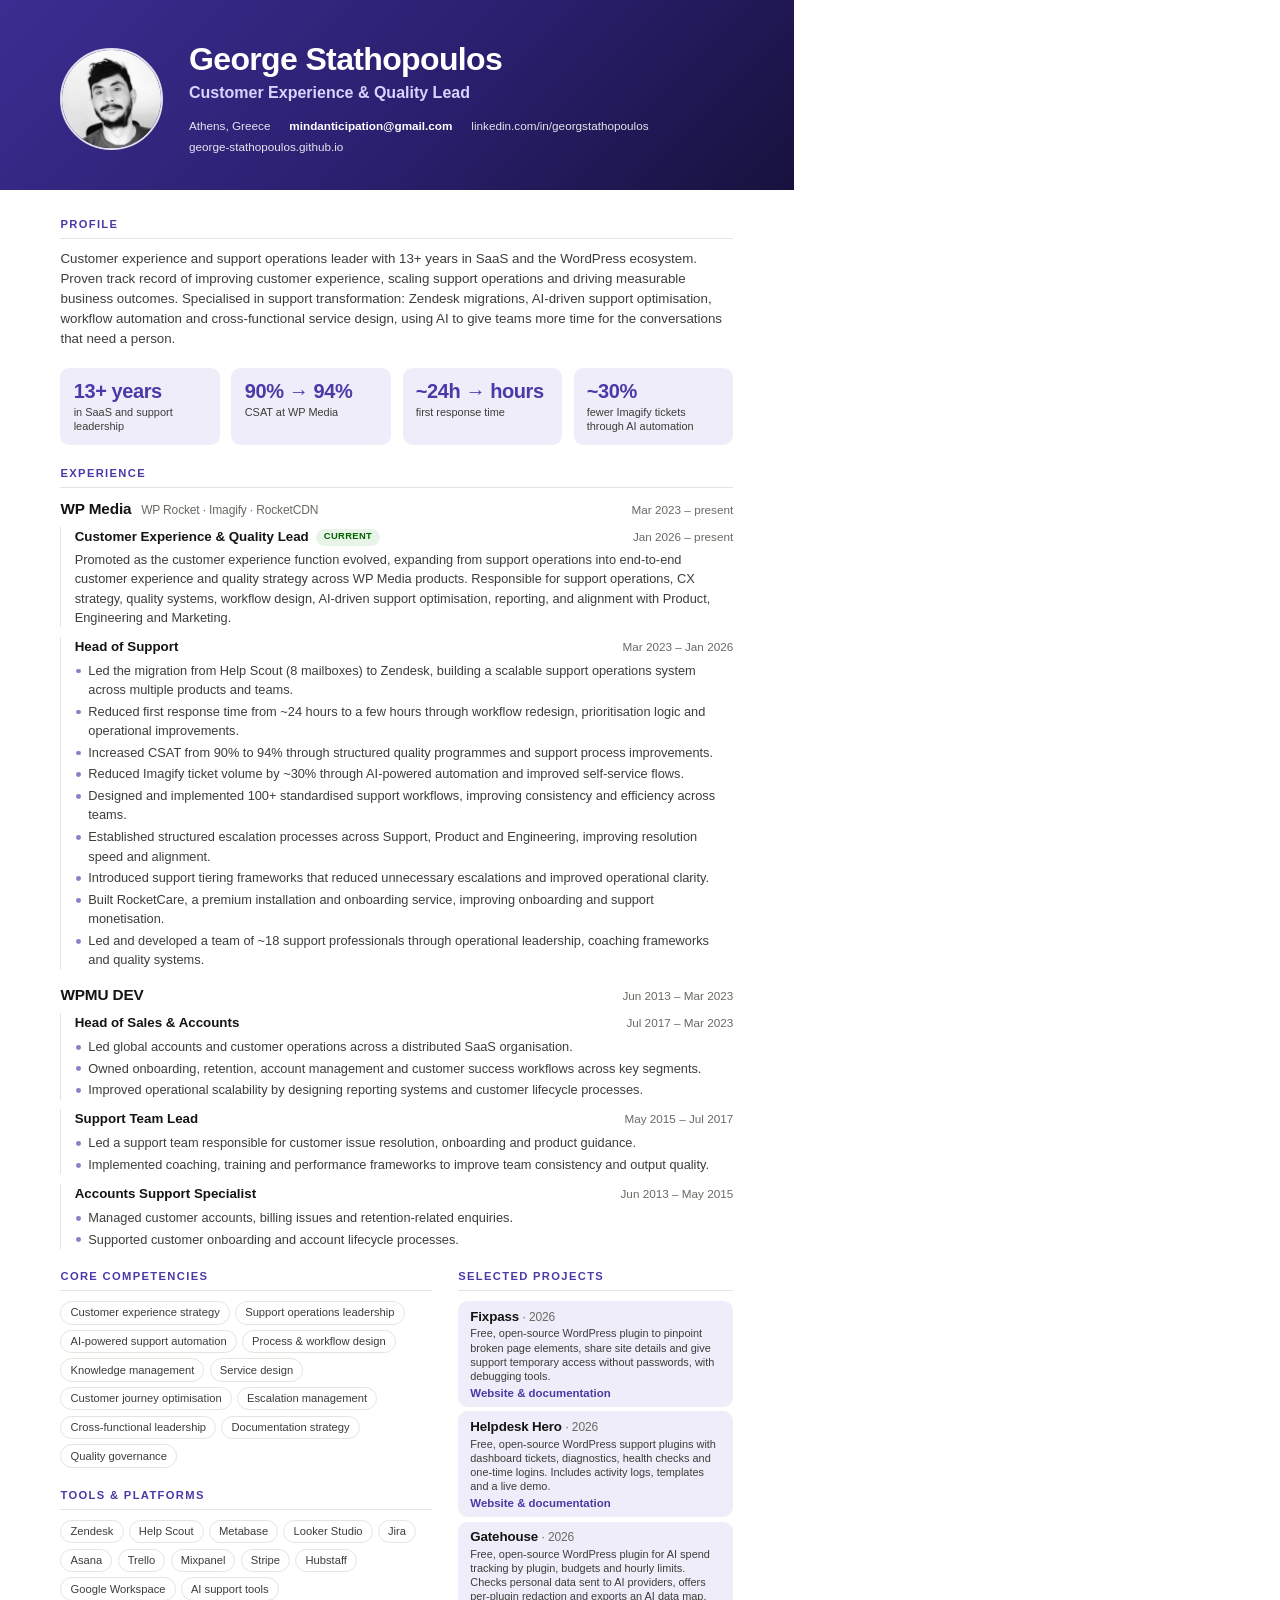
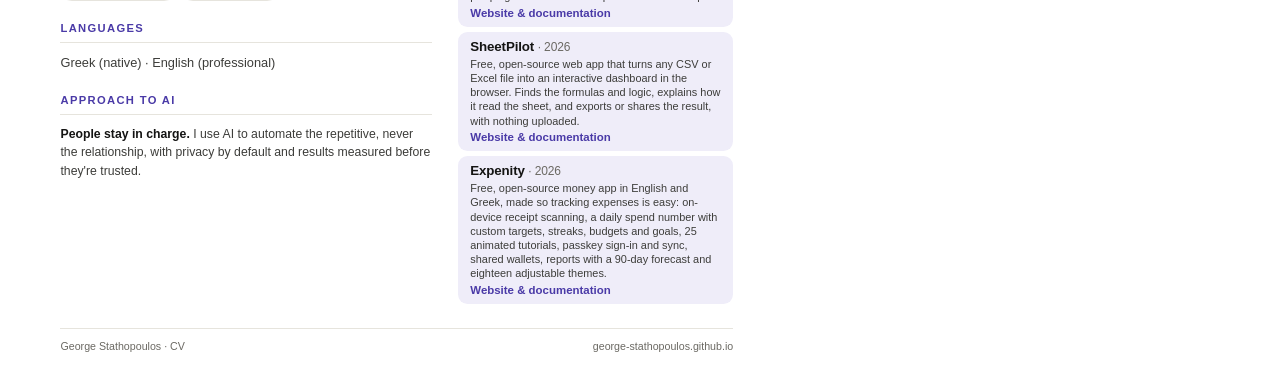
<file: cv/cv.html>
<!doctype html>
<html lang="en">
<head>
<meta charset="utf-8">
<title>George Stathopoulos – CV</title>
<!--
	Source of george-stathopoulos-cv.pdf. Edit this file, then run: node cv/build-cv.mjs
-->
<style>
@page { size: A4; margin: 14mm 0 8mm; }
@page :first { margin-top: 0; }
:root {
	--ink: #141413;
	--ink-2: #3d3d3a;
	--muted: #6b6963;
	--line: #e6e4dd;
	--accent: #4a3aa7;
	--accent-soft: #efedf9;
	--hero: linear-gradient(135deg, #3b2d91 0%, #2a1f6e 55%, #17123d 100%);
}
* { box-sizing: border-box; }
html, body { margin: 0; }
body {
	font: 9.6pt/1.5 -apple-system, BlinkMacSystemFont, "Segoe UI", Roboto, Helvetica, Arial, sans-serif;
	color: var(--ink-2);
	-webkit-print-color-adjust: exact;
	print-color-adjust: exact;
}
a { color: inherit; text-decoration: none; }
h1, h2, h3 { color: var(--ink); margin: 0; letter-spacing: -0.01em; }

.page { width: 210mm; padding: 0 16mm 4mm; }

/* Header band */
.head {
	background: var(--hero);
	color: #fff;
	margin: 0 -16mm 7mm;
	padding: 11mm 16mm 9mm;
	display: grid;
	grid-template-columns: auto 1fr;
	gap: 7mm;
	align-items: center;
}
.head img {
	width: 27mm;
	height: 27mm;
	border-radius: 50%;
	object-fit: cover;
	border: 0.7mm solid rgba(255, 255, 255, 0.85);
}
.head h1 { color: #fff; font-size: 24pt; letter-spacing: -0.02em; line-height: 1.1; }
.head .title { font-size: 12pt; font-weight: 600; color: #d9d4ff; margin: 1.2mm 0 3mm; }
.contact { display: flex; flex-wrap: wrap; gap: 1mm 5mm; font-size: 8.8pt; color: rgba(255, 255, 255, 0.88); }
.contact span { white-space: nowrap; }
.contact b { font-weight: 600; color: #fff; }

/* Sections */
section { margin-bottom: 5.2mm; }
h2 {
	font-size: 8.4pt;
	text-transform: uppercase;
	letter-spacing: 0.12em;
	color: var(--accent);
	padding-bottom: 1.4mm;
	border-bottom: 0.3mm solid var(--line);
	margin-bottom: 2.6mm;
}
p { margin: 0 0 1.6mm; }
.profile { font-size: 10pt; color: var(--ink-2); }

/* Highlights */
.highlights { display: grid; grid-template-columns: repeat(4, 1fr); gap: 3mm; margin: 0 0 5.5mm; padding: 0; list-style: none; }
.highlights li { background: var(--accent-soft); border-radius: 2.5mm; padding: 3mm 3.5mm; }
.highlights b { display: block; font-size: 15pt; color: var(--accent); letter-spacing: -0.02em; line-height: 1.1; }
.highlights span { font-size: 8.2pt; color: var(--ink-2); line-height: 1.3; display: block; margin-top: 0.8mm; }

/* Experience */
.company { margin-bottom: 3.8mm; break-inside: avoid-page; }
.company-head { display: flex; justify-content: space-between; align-items: baseline; gap: 4mm; margin-bottom: 1.6mm; }
.company-head h3 { font-size: 11.5pt; }
.company-head h3 small { font-size: 9pt; font-weight: 500; color: var(--muted); margin-left: 1.5mm; }
.dates { font-size: 8.8pt; color: var(--muted); white-space: nowrap; }
.role { margin: 0 0 2.6mm; padding-left: 3.5mm; border-left: 0.5mm solid var(--line); break-inside: avoid; }
.role-head { display: flex; justify-content: space-between; align-items: baseline; gap: 4mm; margin-bottom: 0.8mm; }
.role-head h4 { margin: 0; color: var(--ink); font-size: 10pt; display: flex; align-items: center; gap: 2mm; }
.now { font-size: 7pt; font-weight: 700; letter-spacing: 0.04em; text-transform: uppercase; color: #006300; background: #e7f4e7; border-radius: 99px; padding: 0.4mm 2mm; }
ul.points { margin: 1mm 0 0; padding: 0; list-style: none; }
ul.points li { position: relative; padding-left: 3.6mm; margin-bottom: 0.7mm; }
ul.points li::before { content: ""; position: absolute; left: 0.4mm; top: 0.62em; width: 1.3mm; height: 1.3mm; border-radius: 50%; background: var(--accent); opacity: 0.65; }

/* Two columns at the end */
.cols { display: grid; grid-template-columns: 1.35fr 1fr; gap: 7mm; }
.tags { display: flex; flex-wrap: wrap; gap: 1.4mm; margin: 0; padding: 0; list-style: none; }
.tags li { border: 0.3mm solid var(--line); border-radius: 99px; padding: 0.6mm 2.4mm; font-size: 8.4pt; color: var(--ink-2); }
.project { background: var(--accent-soft); border-radius: 2.5mm; padding: 1.7mm 3.2mm; margin-bottom: 1.2mm; break-inside: avoid; font-size: 8.2pt; line-height: 1.3; }
.project h3 { font-size: 10pt; margin-bottom: 0.3mm; }
.project h3 span { color: var(--muted); font-weight: 500; font-size: 9pt; }
.project p { margin: 0 0 0.6mm; }
.project .link { font-size: 8.6pt; color: var(--accent); font-weight: 600; }
.approach { font-size: 9.2pt; }
.approach b { color: var(--ink); }
.foot { margin-top: 1mm; padding-top: 2.5mm; border-top: 0.3mm solid var(--line); font-size: 8pt; color: var(--muted); display: flex; justify-content: space-between; }
</style>
</head>
<body>
<div class="page">

<header class="head">
	<img src="../assets/img/george.jpg" alt="">
	<div>
		<h1>George Stathopoulos</h1>
		<div class="title">Customer Experience &amp; Quality Lead</div>
		<div class="contact">
			<span>Athens, Greece</span>
			<span><a href="mailto:mindanticipation@gmail.com"><b>mindanticipation@gmail.com</b></a></span>
			<span><a href="https://www.linkedin.com/in/georgstathopoulos/">linkedin.com/in/georgstathopoulos</a></span>
			<span><a href="https://george-stathopoulos.github.io/">george-stathopoulos.github.io</a></span>
		</div>
	</div>
</header>

<section>
	<h2>Profile</h2>
	<p class="profile">Customer experience and support operations leader with 13+ years in SaaS and the WordPress ecosystem. Proven track record of improving customer experience, scaling support operations and driving measurable business outcomes. Specialised in support transformation: Zendesk migrations, AI-driven support optimisation, workflow automation and cross-functional service design, using AI to give teams more time for the conversations that need a person.</p>
</section>

<ul class="highlights">
	<li><b>13+ years</b><span>in SaaS and support leadership</span></li>
	<li><b>90% → 94%</b><span>CSAT at WP Media</span></li>
	<li><b>~24h → hours</b><span>first response time</span></li>
	<li><b>~30%</b><span>fewer Imagify tickets through AI automation</span></li>
</ul>

<section>
	<h2>Experience</h2>

	<div class="company">
		<div class="company-head"><h3>WP Media <small>WP Rocket · Imagify · RocketCDN</small></h3><span class="dates">Mar 2023 – present</span></div>
		<div class="role">
			<div class="role-head"><h4>Customer Experience &amp; Quality Lead <span class="now">Current</span></h4><span class="dates">Jan 2026 – present</span></div>
			<p>Promoted as the customer experience function evolved, expanding from support operations into end-to-end customer experience and quality strategy across WP Media products. Responsible for support operations, CX strategy, quality systems, workflow design, AI-driven support optimisation, reporting, and alignment with Product, Engineering and Marketing.</p>
		</div>
		<div class="role">
			<div class="role-head"><h4>Head of Support</h4><span class="dates">Mar 2023 – Jan 2026</span></div>
			<ul class="points">
				<li>Led the migration from Help Scout (8 mailboxes) to Zendesk, building a scalable support operations system across multiple products and teams.</li>
				<li>Reduced first response time from ~24 hours to a few hours through workflow redesign, prioritisation logic and operational improvements.</li>
				<li>Increased CSAT from 90% to 94% through structured quality programmes and support process improvements.</li>
				<li>Reduced Imagify ticket volume by ~30% through AI-powered automation and improved self-service flows.</li>
				<li>Designed and implemented 100+ standardised support workflows, improving consistency and efficiency across teams.</li>
				<li>Established structured escalation processes across Support, Product and Engineering, improving resolution speed and alignment.</li>
				<li>Introduced support tiering frameworks that reduced unnecessary escalations and improved operational clarity.</li>
				<li>Built RocketCare, a premium installation and onboarding service, improving onboarding and support monetisation.</li>
				<li>Led and developed a team of ~18 support professionals through operational leadership, coaching frameworks and quality systems.</li>
			</ul>
		</div>
	</div>

	<div class="company">
		<div class="company-head"><h3>WPMU DEV</h3><span class="dates">Jun 2013 – Mar 2023</span></div>
		<div class="role">
			<div class="role-head"><h4>Head of Sales &amp; Accounts</h4><span class="dates">Jul 2017 – Mar 2023</span></div>
			<ul class="points">
				<li>Led global accounts and customer operations across a distributed SaaS organisation.</li>
				<li>Owned onboarding, retention, account management and customer success workflows across key segments.</li>
				<li>Improved operational scalability by designing reporting systems and customer lifecycle processes.</li>
			</ul>
		</div>
		<div class="role">
			<div class="role-head"><h4>Support Team Lead</h4><span class="dates">May 2015 – Jul 2017</span></div>
			<ul class="points">
				<li>Led a support team responsible for customer issue resolution, onboarding and product guidance.</li>
				<li>Implemented coaching, training and performance frameworks to improve team consistency and output quality.</li>
			</ul>
		</div>
		<div class="role">
			<div class="role-head"><h4>Accounts Support Specialist</h4><span class="dates">Jun 2013 – May 2015</span></div>
			<ul class="points">
				<li>Managed customer accounts, billing issues and retention-related enquiries.</li>
				<li>Supported customer onboarding and account lifecycle processes.</li>
			</ul>
		</div>
	</div>
</section>

<div class="cols">
	<div>
		<section>
			<h2>Core competencies</h2>
			<ul class="tags">
				<li>Customer experience strategy</li><li>Support operations leadership</li><li>AI-powered support automation</li><li>Process &amp; workflow design</li><li>Knowledge management</li><li>Service design</li><li>Customer journey optimisation</li><li>Escalation management</li><li>Cross-functional leadership</li><li>Documentation strategy</li><li>Quality governance</li>
			</ul>
		</section>
		<section>
			<h2>Tools &amp; platforms</h2>
			<ul class="tags">
				<li>Zendesk</li><li>Help Scout</li><li>Metabase</li><li>Looker Studio</li><li>Jira</li><li>Asana</li><li>Trello</li><li>Mixpanel</li><li>Stripe</li><li>Hubstaff</li><li>Google Workspace</li><li>AI support tools</li>
			</ul>
		</section>
		<section>
			<h2>Languages</h2>
			<p>Greek (native) · English (professional)</p>
		</section>
		<section class="approach">
			<h2>Approach to AI</h2>
			<p><b>People stay in charge.</b> I use AI to automate the repetitive, never the relationship, with privacy by default and results measured before they're trusted.</p>
		</section>
	</div>
	<div>
		<section>
			<h2>Selected projects</h2>
			<div class="project">
				<h3>Fixpass <span>· 2026</span></h3>
				<p>Free, open-source WordPress plugin to pinpoint broken page elements, share site details and give support temporary access without passwords, with debugging tools.</p>
				<a class="link" href="https://george-stathopoulos.github.io/fixpass/">Website &amp; documentation</a>
			</div>
			<div class="project">
				<h3>Helpdesk Hero <span>· 2026</span></h3>
				<p>Free, open-source WordPress support plugins with dashboard tickets, diagnostics, health checks and one-time logins. Includes activity logs, templates and a live demo.</p>
				<a class="link" href="https://george-stathopoulos.github.io/helpdesk-hero/">Website &amp; documentation</a>
			</div>
			<div class="project">
				<h3>Gatehouse <span>· 2026</span></h3>
				<p>Free, open-source WordPress plugin for AI spend tracking by plugin, budgets and hourly limits. Checks personal data sent to AI providers, offers per-plugin redaction and exports an AI data map.</p>
				<a class="link" href="https://george-stathopoulos.github.io/gatehouse/">Website &amp; documentation</a>
			</div>
			<div class="project">
				<h3>SheetPilot <span>· 2026</span></h3>
				<p>Free, open-source web app that turns any CSV or Excel file into an interactive dashboard in the browser. Finds the formulas and logic, explains how it read the sheet, and exports or shares the result, with nothing uploaded.</p>
				<a class="link" href="https://george-stathopoulos.github.io/sheetpilot/">Website &amp; documentation</a>
			</div>
			<div class="project">
				<h3>Expenity <span>· 2026</span></h3>
				<p>Free, open-source money app in English and Greek, made so tracking expenses is easy: on-device receipt scanning, a daily spend number with custom targets, streaks, budgets and goals, 25 animated tutorials, passkey sign-in and sync, shared wallets, reports with a 90-day forecast and eighteen adjustable themes.</p>
				<a class="link" href="https://expenity.github.io/expenity/">Website &amp; documentation</a>
			</div>
		</section>
	</div>
</div>

<div class="foot"><span>George Stathopoulos · CV</span><span>george-stathopoulos.github.io</span></div>

</div>
</body>
</html>
</file>
<file: assets/site.css>
/* George Stathopoulos — personal site. Same design language as the Gatehouse website. */

:root {
	--bg: #fbfbf9;
	--bg-2: #f4f3ef;
	--surface: #ffffff;
	--ink: #141413;
	--ink-2: #3d3d3a;
	--muted: #6b6963;
	--line: #e6e4dd;
	--line-2: #d6d3ca;
	--accent: #4a3aa7;
	--accent-hover: #3d2f8e;
	--accent-ink: #ffffff;
	--accent-soft: rgba(74, 58, 167, 0.08);
	--accent-line: rgba(74, 58, 167, 0.28);
	--good: #006300;
	--good-soft: rgba(12, 163, 12, 0.1);
	--shadow: 0 1px 2px rgba(20, 20, 19, 0.05), 0 12px 32px -18px rgba(20, 20, 19, 0.28);
	--shadow-lg: 0 2px 4px rgba(20, 20, 19, 0.04), 0 40px 80px -30px rgba(42, 31, 110, 0.45);
	--radius: 16px;
	--font: -apple-system, BlinkMacSystemFont, "Segoe UI", Roboto, Helvetica, Arial, sans-serif;
	--hero: linear-gradient(160deg, #3b2d91 0%, #2a1f6e 45%, #17123d 100%);
	color-scheme: light;
}

:root[data-theme="dark"] {
	--bg: #0d0d0d;
	--bg-2: #141413;
	--surface: #1a1a19;
	--ink: #f5f4ee;
	--ink-2: #c3c2b7;
	--muted: #a3a19a;
	--line: #2c2c2a;
	--line-2: #3a3a37;
	--accent: #a59cf0;
	--accent-hover: #b3abf3;
	--accent-ink: #12101f;
	--accent-soft: rgba(165, 156, 240, 0.12);
	--accent-line: rgba(165, 156, 240, 0.35);
	--good: #3fc23f;
	--good-soft: rgba(12, 163, 12, 0.16);
	--shadow: 0 1px 2px rgba(0, 0, 0, 0.4), 0 12px 32px -18px rgba(0, 0, 0, 0.7);
	--shadow-lg: 0 2px 4px rgba(0, 0, 0, 0.4), 0 40px 80px -30px rgba(0, 0, 0, 0.9);
	color-scheme: dark;
}

@media (prefers-color-scheme: dark) {
	:root:not([data-theme="light"]) {
		--bg: #0d0d0d;
		--bg-2: #141413;
		--surface: #1a1a19;
		--ink: #f5f4ee;
		--ink-2: #c3c2b7;
		--muted: #a3a19a;
		--line: #2c2c2a;
		--line-2: #3a3a37;
		--accent: #a59cf0;
		--accent-hover: #b3abf3;
		--accent-ink: #12101f;
		--accent-soft: rgba(165, 156, 240, 0.12);
		--accent-line: rgba(165, 156, 240, 0.35);
		--good: #3fc23f;
		--good-soft: rgba(12, 163, 12, 0.16);
		--shadow: 0 1px 2px rgba(0, 0, 0, 0.4), 0 12px 32px -18px rgba(0, 0, 0, 0.7);
		--shadow-lg: 0 2px 4px rgba(0, 0, 0, 0.4), 0 40px 80px -30px rgba(0, 0, 0, 0.9);
		color-scheme: dark;
	}
}

/* ------------------------------------------------------------------ Base */

*,
*::before,
*::after {
	box-sizing: border-box;
}

html {
	scroll-behavior: smooth;
	scroll-padding-top: 80px;
	-webkit-text-size-adjust: 100%;
	overflow-x: clip;
}

body {
	margin: 0;
	background: var(--bg);
	color: var(--ink-2);
	font: 17px/1.65 var(--font);
	-webkit-font-smoothing: antialiased;
	overflow-x: clip;
}

h1,
h2,
h3 {
	color: var(--ink);
	line-height: 1.18;
	letter-spacing: -0.02em;
	margin: 0 0 0.5em;
	text-wrap: balance;
}

p {
	margin: 0 0 1em;
	text-wrap: pretty;
}

a {
	color: var(--accent);
	text-underline-offset: 3px;
}

a:hover {
	color: var(--accent-hover);
}

img {
	max-width: 100%;
	height: auto;
	display: block;
}

:focus-visible {
	outline: 2px solid var(--accent);
	outline-offset: 3px;
	border-radius: 4px;
}

.skip {
	position: absolute;
	left: -999px;
	top: 8px;
	z-index: 100;
	background: var(--accent);
	color: var(--accent-ink);
	padding: 10px 14px;
	border-radius: 10px;
	font-weight: 600;
}

.skip:focus {
	left: 12px;
}

.wrap {
	width: 100%;
	max-width: 1120px;
	margin: 0 auto;
	padding: 0 24px;
}

/* ------------------------------------------------------------------ Header */

.site-head {
	position: sticky;
	top: 0;
	z-index: 50;
	background: color-mix(in srgb, var(--bg) 84%, transparent);
	backdrop-filter: saturate(1.6) blur(14px);
	-webkit-backdrop-filter: saturate(1.6) blur(14px);
	border-bottom: 1px solid var(--line);
}

.site-head .wrap {
	display: flex;
	align-items: center;
	gap: 24px;
	height: 64px;
}

.brand {
	display: inline-flex;
	align-items: center;
	gap: 10px;
	color: var(--ink);
	font-weight: 700;
	font-size: 17px;
	letter-spacing: -0.01em;
	text-decoration: none;
	flex-shrink: 0;
}

.brand:hover {
	color: var(--ink);
}

.monogram {
	width: 32px;
	height: 32px;
	border-radius: 9px;
	display: grid;
	place-items: center;
	color: #fff;
	font-size: 13px;
	font-weight: 750;
	letter-spacing: 0.02em;
	background: var(--hero);
	box-shadow: inset 0 0 0 1px rgba(255, 255, 255, 0.18);
}

.nav {
	display: flex;
	align-items: center;
	gap: 2px;
	margin-left: auto;
}

.nav a {
	white-space: nowrap;
	color: var(--ink-2);
	text-decoration: none;
	font-size: 15px;
	font-weight: 500;
	padding: 8px 12px;
	border-radius: 10px;
}

.nav a:hover,
.nav a[aria-current="true"] {
	color: var(--ink);
	background: var(--bg-2);
}

.head-actions {
	display: flex;
	align-items: center;
	gap: 8px;
}

.icon-btn {
	width: 40px;
	height: 40px;
	display: grid;
	place-items: center;
	border: 1px solid var(--line);
	background: var(--surface);
	color: var(--ink-2);
	border-radius: 10px;
	cursor: pointer;
	padding: 0;
}

.icon-btn:hover {
	color: var(--ink);
	border-color: var(--line-2);
}

.menu-btn {
	display: none;
}

@media (max-width: 1000px) {
	.nav {
		display: none;
		position: absolute;
		top: 64px;
		left: 0;
		right: 0;
		flex-direction: column;
		align-items: stretch;
		gap: 2px;
		padding: 12px 16px 18px;
		background: var(--bg);
		border-bottom: 1px solid var(--line);
		box-shadow: var(--shadow);
	}

	.nav.is-open {
		display: flex;
	}

	.nav a {
		padding: 12px 14px;
		font-size: 16px;
	}

	.menu-btn {
		display: grid;
	}

	.head-actions {
		margin-left: auto;
	}
}

@media (max-width: 520px) {
	.head-actions .btn {
		display: none;
	}
}

/* ------------------------------------------------------------------ Buttons */

.btn {
	display: inline-flex;
	align-items: center;
	justify-content: center;
	gap: 8px;
	min-height: 44px;
	padding: 10px 20px;
	border-radius: 12px;
	border: 1px solid transparent;
	font: 600 15.5px/1.2 var(--font);
	text-decoration: none;
	cursor: pointer;
	white-space: nowrap;
	transition: transform 0.15s ease, background 0.15s ease;
}

.btn-sm {
	min-height: 38px;
	padding: 8px 14px;
	font-size: 14.5px;
	border-radius: 10px;
}

.btn-primary {
	background: var(--accent);
	color: var(--accent-ink);
}

.btn-primary:hover {
	background: var(--accent-hover);
	color: var(--accent-ink);
	transform: translateY(-1px);
}

.btn-ghost {
	background: var(--surface);
	color: var(--ink);
	border-color: var(--line-2);
}

.btn-ghost:hover {
	color: var(--ink);
	border-color: var(--ink-2);
}

.btn-light {
	background: #fff;
	color: #2a1f6e;
}

.btn-light:hover {
	color: #2a1f6e;
	transform: translateY(-1px);
}

.btn-outline-light {
	background: rgba(255, 255, 255, 0.06);
	color: #fff;
	border-color: rgba(255, 255, 255, 0.35);
}

.btn-outline-light:hover {
	color: #fff;
	background: rgba(255, 255, 255, 0.14);
}

/* ------------------------------------------------------------------ Hero */

.hero {
	position: relative;
	overflow: hidden;
	isolation: isolate;
	background: var(--hero);
	color: rgba(255, 255, 255, 0.86);
	padding: 96px 0 88px;
}

.hero canvas {
	position: absolute;
	inset: 0;
	width: 100%;
	height: 100%;
	display: block;
	z-index: -1;
	pointer-events: none;
}

.hero-grid {
	display: grid;
	grid-template-columns: auto minmax(0, 1fr);
	gap: 48px;
	align-items: center;
}

.portrait {
	width: 200px;
	height: 200px;
	border-radius: 50%;
	object-fit: cover;
	border: 3px solid rgba(255, 255, 255, 0.85);
	box-shadow: 0 24px 60px -20px rgba(0, 0, 0, 0.6);
}

.hero .eyebrow {
	display: inline-flex;
	align-items: flex-start;
	gap: 8px;
	font-size: 14px;
	font-weight: 500;
	color: rgba(255, 255, 255, 0.78);
	margin-bottom: 14px;
}

.hero .eyebrow .dot {
	flex-shrink: 0;
	margin-top: 0.5em;
	width: 8px;
	height: 8px;
	border-radius: 50%;
	background: #6ee36e;
	box-shadow: 0 0 0 4px rgba(110, 227, 110, 0.18);
}

.hero h1 {
	color: #fff;
	font-size: clamp(38px, 6vw, 62px);
	letter-spacing: -0.035em;
	margin-bottom: 10px;
}

.hero .role {
	font-size: clamp(19px, 2.2vw, 23px);
	font-weight: 600;
	color: #d9d4ff;
	margin: 0 0 18px;
}

.hero .lede {
	font-size: clamp(17px, 1.8vw, 19px);
	max-width: 640px;
	margin: 0 0 28px;
	color: rgba(255, 255, 255, 0.86);
}

.cta-row {
	display: flex;
	flex-wrap: wrap;
	gap: 12px;
}

.stats {
	display: grid;
	grid-template-columns: repeat(4, minmax(0, 1fr));
	gap: 14px;
	margin-top: 64px;
	padding: 0;
	list-style: none;
}

.stats li {
	background: rgba(255, 255, 255, 0.07);
	border: 1px solid rgba(255, 255, 255, 0.14);
	border-radius: 14px;
	padding: 18px 20px;
	backdrop-filter: blur(6px);
	-webkit-backdrop-filter: blur(6px);
}

.stats b {
	display: block;
	color: #fff;
	font-size: 30px;
	letter-spacing: -0.02em;
	line-height: 1.1;
	font-variant-numeric: tabular-nums;
}

.stats span {
	font-size: 14px;
	color: rgba(255, 255, 255, 0.75);
	line-height: 1.4;
	display: block;
	margin-top: 4px;
}

/* ------------------------------------------------------------------ Sections */

.section {
	padding: 104px 0;
}

.section-alt {
	background: var(--bg-2);
	border-top: 1px solid var(--line);
	border-bottom: 1px solid var(--line);
}

.kicker {
	display: block;
	color: var(--accent);
	font-size: 13.5px;
	font-weight: 700;
	letter-spacing: 0.08em;
	text-transform: uppercase;
	margin-bottom: 12px;
}

.section-head {
	max-width: 760px;
	margin: 0 0 48px;
}

.section-head.center {
	margin: 0 auto 56px;
	text-align: center;
}

.section-head h2 {
	font-size: clamp(30px, 4vw, 44px);
}

.section-head p {
	font-size: 19px;
}

/* About */

.about {
	display: grid;
	grid-template-columns: minmax(0, 7fr) minmax(0, 5fr);
	gap: 64px;
	align-items: start;
}

.about-title {
	font-size: clamp(30px, 4vw, 44px);
	margin-bottom: 24px;
}

.about-text p {
	font-size: 18px;
}

.facts {
	background: var(--surface);
	border: 1px solid var(--line);
	border-radius: var(--radius);
	box-shadow: var(--shadow);
	padding: 8px 24px;
	margin: 0;
}

.facts div {
	display: grid;
	grid-template-columns: 120px minmax(0, 1fr);
	gap: 16px;
	padding: 14px 0;
	border-bottom: 1px solid var(--line);
}

.facts div:last-child {
	border-bottom: 0;
}

.facts dt {
	font-size: 13px;
	font-weight: 700;
	text-transform: uppercase;
	letter-spacing: 0.06em;
	color: var(--muted);
	padding-top: 2px;
}

.facts dd {
	margin: 0;
	color: var(--ink);
	font-weight: 500;
}

/* AI principles */

.ai-intro {
	display: grid;
	grid-template-columns: minmax(0, 1fr) minmax(0, 1fr);
	gap: 56px;
	align-items: end;
	margin-bottom: 56px;
}

.ai-intro .section-head {
	margin: 0;
}

.pull {
	margin: 0;
	padding: 28px 30px;
	border-radius: 20px;
	background: var(--hero);
	color: #fff;
	font-size: 22px;
	line-height: 1.45;
	font-weight: 600;
	letter-spacing: -0.01em;
	box-shadow: var(--shadow-lg);
}

.pull p {
	margin: 0;
}

.pull cite {
	display: block;
	margin-top: 14px;
	font-size: 14.5px;
	font-style: normal;
	font-weight: 500;
	color: rgba(255, 255, 255, 0.75);
}

.principles {
	display: grid;
	grid-template-columns: repeat(3, minmax(0, 1fr));
	gap: 20px;
	list-style: none;
	padding: 0;
	margin: 0;
	counter-reset: p;
}

.principles li {
	background: var(--surface);
	border: 1px solid var(--line);
	border-radius: var(--radius);
	padding: 26px;
	box-shadow: var(--shadow);
}

.principles li.wide {
	grid-column: span 2;
}

.principles .ic {
	width: 42px;
	height: 42px;
	border-radius: 12px;
	display: grid;
	place-items: center;
	background: var(--accent-soft);
	color: var(--accent);
	margin-bottom: 16px;
}

.principles h3 {
	font-size: 19px;
	margin-bottom: 8px;
	letter-spacing: -0.01em;
}

.principles p {
	margin: 0;
	font-size: 16px;
}

/* Experience */

.company {
	display: grid;
	grid-template-columns: 240px minmax(0, 1fr);
	gap: 48px;
	padding: 40px 0;
	border-top: 1px solid var(--line);
}

.company:last-child {
	border-bottom: 1px solid var(--line);
}

.company-name {
	font-size: 22px;
	margin-bottom: 4px;
}

.period {
	color: var(--muted);
	font-size: 15px;
	margin: 0 0 14px;
}

.chips {
	display: flex;
	flex-wrap: wrap;
	gap: 6px;
	list-style: none;
	padding: 0;
	margin: 0;
}

.chips li {
	font-size: 13px;
	font-weight: 600;
	padding: 4px 10px;
	border-radius: 999px;
	background: var(--accent-soft);
	color: var(--accent);
}

.roles {
	display: grid;
	gap: 32px;
}

.role-head {
	display: flex;
	flex-wrap: wrap;
	justify-content: space-between;
	align-items: baseline;
	gap: 4px 16px;
	margin-bottom: 8px;
}

.role-head h4 {
	margin: 0;
	color: var(--ink);
	font-size: 19px;
	letter-spacing: -0.01em;
	display: flex;
	align-items: center;
	gap: 10px;
	flex-wrap: wrap;
}

.role-head time {
	color: var(--muted);
	font-size: 15px;
	white-space: nowrap;
}

.now {
	font-size: 12px;
	font-weight: 700;
	padding: 3px 9px;
	border-radius: 999px;
	background: var(--good-soft);
	color: var(--good);
	letter-spacing: 0.02em;
}

.roles ul {
	margin: 12px 0 0;
	padding: 0;
	list-style: none;
}

.roles ul li {
	position: relative;
	padding-left: 22px;
	margin-bottom: 8px;
	font-size: 16px;
}

.roles ul li::before {
	content: "";
	position: absolute;
	left: 2px;
	top: 0.72em;
	width: 7px;
	height: 7px;
	border-radius: 50%;
	background: var(--accent);
	opacity: 0.6;
}

.roles p {
	margin: 0;
	font-size: 16.5px;
}

/* Skills */

.skills {
	display: grid;
	grid-template-columns: minmax(0, 2fr) minmax(0, 1fr);
	gap: 48px;
}

.skills h3 {
	font-size: 14px;
	text-transform: uppercase;
	letter-spacing: 0.07em;
	color: var(--muted);
	margin-bottom: 16px;
}

.tags {
	display: flex;
	flex-wrap: wrap;
	gap: 8px;
	list-style: none;
	margin: 0;
	padding: 0;
}

.tags li {
	padding: 8px 14px;
	border-radius: 999px;
	background: var(--surface);
	border: 1px solid var(--line);
	color: var(--ink-2);
	font-size: 15px;
}

/* Contact */

.contact {
	background: var(--hero);
	color: rgba(255, 255, 255, 0.86);
	border-radius: 28px;
	padding: 64px 56px;
	display: grid;
	grid-template-columns: minmax(0, 1fr) minmax(0, 1fr);
	gap: 48px;
	align-items: center;
	position: relative;
	overflow: hidden;
}

.contact h2 {
	color: #fff;
	font-size: clamp(30px, 4vw, 42px);
}

.contact p {
	font-size: 18px;
	margin: 0;
}

.contact-links {
	display: grid;
	gap: 12px;
}

.contact-links a {
	display: flex;
	align-items: center;
	gap: 16px;
	padding: 16px 20px;
	border-radius: 14px;
	background: rgba(255, 255, 255, 0.08);
	border: 1px solid rgba(255, 255, 255, 0.16);
	color: #fff;
	text-decoration: none;
	transition: background 0.15s ease;
}

.contact-links a:hover {
	background: rgba(255, 255, 255, 0.14);
	color: #fff;
}

.contact-links .ic {
	width: 40px;
	height: 40px;
	border-radius: 10px;
	background: rgba(255, 255, 255, 0.12);
	display: grid;
	place-items: center;
	flex-shrink: 0;
}

.contact-links small {
	display: block;
	font-size: 12.5px;
	font-weight: 700;
	letter-spacing: 0.06em;
	text-transform: uppercase;
	color: rgba(255, 255, 255, 0.7);
}

.contact-links b {
	font-weight: 600;
	overflow-wrap: anywhere;
}

.contact-links .arrow {
	margin-left: auto;
	opacity: 0.7;
}

/* Footer */

.site-foot {
	padding: 40px 0;
	border-top: 1px solid var(--line);
	font-size: 14.5px;
	color: var(--muted);
}

.site-foot .wrap {
	display: flex;
	flex-wrap: wrap;
	justify-content: space-between;
	gap: 12px;
}

.site-foot a {
	color: var(--ink-2);
}

.heart {
	color: #d03b3b;
}

/* Reveal: a gentle fade-up, once. */

.reveal {
	opacity: 0;
	transform: translateY(14px);
	transition: opacity 0.6s ease, transform 0.6s ease;
}

.reveal.in {
	opacity: 1;
	transform: none;
}

.no-js .reveal {
	opacity: 1;
	transform: none;
}

/* ------------------------------------------------------------------ Responsive */

@media (max-width: 900px) {
	body {
		font-size: 16.5px;
	}

	.section {
		padding: 72px 0;
	}

	.hero {
		padding: 56px 0 56px;
	}

	.hero-grid {
		grid-template-columns: 1fr;
		gap: 24px;
	}

	.portrait {
		width: 120px;
		height: 120px;
	}

	.stats {
		grid-template-columns: repeat(2, minmax(0, 1fr));
		margin-top: 40px;
	}

	.about,
	.ai-intro,
	.skills,
	.contact {
		grid-template-columns: 1fr;
		gap: 32px;
	}

	.principles {
		grid-template-columns: 1fr;
	}

	.principles li.wide {
		grid-column: auto;
	}

	.company {
		grid-template-columns: 1fr;
		gap: 18px;
		padding: 32px 0;
	}

	.contact {
		padding: 40px 24px;
		border-radius: 20px;
	}

	.pull {
		font-size: 19px;
		padding: 24px;
	}
}

@media (max-width: 520px) {
	.wrap {
		padding: 0 16px;
	}

	.facts {
		padding: 4px 18px;
	}

	.facts div {
		grid-template-columns: 1fr;
		gap: 2px;
	}

	.stats b {
		font-size: 26px;
	}

	.cta-row .btn {
		flex: 1 1 auto;
	}
}

@media (prefers-reduced-motion: reduce) {
	html {
		scroll-behavior: auto;
	}

	.reveal {
		opacity: 1;
		transform: none;
		transition: none;
	}

	.btn {
		transition: none;
	}
}

@media print {
	.site-head,
	.hero canvas {
		display: none;
	}
}

/* ------------------------------------------------------------------ 2026 refresh */

body { font-size: 17.5px; line-height: 1.7; }
h1, h2, h3 { letter-spacing: -0.03em; }
.wrap { max-width: 1160px; }

/* Header: a quiet, floating bar */
.site-head { border-bottom: 0; background: color-mix(in srgb, var(--bg) 78%, transparent); }
.site-head .wrap { height: 68px; }
.nav a { border-radius: 999px; padding: 8px 14px; }
.nav a:hover, .nav a[aria-current="true"] { background: var(--accent-soft); color: var(--accent); }
.btn { border-radius: 999px; }
.btn-sm { border-radius: 999px; }
.icon-btn { border-radius: 999px; }

/* Hero */
.hero { padding: 120px 0 96px; }
.hero::before { content: ""; position: absolute; inset: -20% -10% auto auto; width: 70%; height: 120%; z-index: -1;
	background: radial-gradient(closest-side, rgba(139, 112, 255, 0.45), transparent 70%); filter: blur(30px); pointer-events: none; }
.hero::after { content: ""; position: absolute; inset: 0; z-index: -1; pointer-events: none;
	background-image: radial-gradient(rgba(255, 255, 255, 0.08) 1px, transparent 1px); background-size: 26px 26px;
	mask-image: linear-gradient(180deg, #000 0%, transparent 85%); -webkit-mask-image: linear-gradient(180deg, #000 0%, transparent 85%); }
.hero h1 { font-size: clamp(42px, 7vw, 76px); font-weight: 800; letter-spacing: -0.045em; }
.hero .role { font-size: clamp(20px, 2.4vw, 26px); }
.portrait { width: 220px; height: 220px; border-width: 4px; box-shadow: 0 0 0 10px rgba(255, 255, 255, 0.08), 0 30px 70px -20px rgba(0, 0, 0, 0.65); }
.stats { margin-top: 72px; }
.stats li { border-radius: 18px; padding: 20px 22px; background: rgba(255, 255, 255, 0.06); }
.stats b { font-size: 34px; font-weight: 800; }

/* Sections */
.section { padding: 112px 0; }
.section-alt { background: linear-gradient(180deg, var(--bg-2), var(--bg)); border-top: 0; border-bottom: 0; }
.kicker { display: inline-flex; align-items: center; gap: 10px; }
.kicker::before { content: ""; width: 28px; height: 2px; border-radius: 2px; background: currentColor; opacity: 0.6; }
.section-head h2, .about-title { font-size: clamp(32px, 4.6vw, 52px); font-weight: 800; letter-spacing: -0.035em; }
.section-head p { font-size: 19.5px; color: var(--muted); }
.facts, .principles li { border-radius: 20px; }
.principles li { transition: transform 0.2s ease, box-shadow 0.2s ease; }
.principles li:hover { transform: translateY(-3px); box-shadow: var(--shadow-lg); }
.pull { border-radius: 24px; }

/* Experience: a timeline rail */
.company { position: relative; border-top: 0; }
.company::before { content: ""; position: absolute; left: 252px; top: 48px; bottom: 0; width: 2px; background: var(--line); }
.company::after { content: ""; position: absolute; left: 246px; top: 48px; width: 14px; height: 14px; border-radius: 50%; background: var(--accent); box-shadow: 0 0 0 5px var(--accent-soft); }
.company { grid-template-columns: 240px minmax(0, 1fr); gap: 0; }
.company > .roles { padding-left: 56px; }
.company:last-child { border-bottom: 0; }
.chips li { border-radius: 999px; }

/* Skills */
.tags li { transition: border-color 0.15s ease, color 0.15s ease; }
.tags li:hover { border-color: var(--accent-line); color: var(--accent); }

/* Projects */
.filters { display: flex; flex-wrap: wrap; gap: 8px; margin: -16px 0 36px; }
.filter { font: 600 14.5px/1 var(--font); color: var(--ink-2); background: var(--surface); border: 1px solid var(--line-2); border-radius: 999px; padding: 11px 16px; cursor: pointer; display: inline-flex; gap: 8px; align-items: center; }
.filter span { font-size: 12px; color: var(--muted); background: var(--bg-2); border-radius: 999px; padding: 2px 7px; }
.filter:hover { border-color: var(--accent-line); color: var(--accent); }
.filter[aria-pressed="true"] { background: var(--accent); border-color: var(--accent); color: var(--accent-ink); }
.filter[aria-pressed="true"] span { background: rgba(255, 255, 255, 0.2); color: inherit; }

.projects { display: grid; grid-template-columns: repeat(3, minmax(0, 1fr)); gap: 24px; align-items: stretch; }
.project { display: flex; flex-direction: column; min-width: 0; background: var(--surface); border: 1px solid var(--line); border-radius: 24px; overflow: hidden; box-shadow: var(--shadow); transition: transform 0.25s ease, box-shadow 0.25s ease, opacity 0.35s ease; }
.project:hover { transform: translateY(-4px); box-shadow: var(--shadow-lg); }
.project[hidden] { display: none; }

.project-shot { display: block; position: relative; overflow: hidden; background: #ece9f7; border-bottom: 1px solid var(--line); }
.frame-bar { display: flex; gap: 6px; align-items: center; height: 26px; padding: 0 12px; background: #f3f1ea; border-bottom: 1px solid var(--line); }
.frame-bar i { width: 9px; height: 9px; border-radius: 50%; background: #d6d3ca; }
.project-shot img, .project-shot video { width: 100%; aspect-ratio: 16 / 10; object-fit: cover; object-position: top left; transition: transform 0.5s ease; }
.project:hover .project-shot img, .project:hover .project-shot video { transform: scale(1.03); }

.project-body { display: flex; flex-direction: column; flex: 1; padding: 24px 26px 26px; }
.project-meta { display: flex; flex-wrap: wrap; align-items: center; gap: 4px 10px; margin-bottom: 14px; font-size: 13px; color: var(--muted); }
.project-meta .free::before { content: "·"; margin-right: 10px; }
.status { display: inline-flex; align-items: center; gap: 6px; padding: 3px 10px 3px 8px; }
.status::before { content: ""; width: 7px; height: 7px; border-radius: 50%; background: currentColor; }
.project h3 { font-size: 26px; margin-bottom: 4px; }
.project .sub { color: var(--accent); font-weight: 650; font-size: 15.5px; line-height: 1.4; margin-bottom: 12px; }
.project-summary { font-size: 15.5px; line-height: 1.6; margin-bottom: 16px; }
.project-details { margin: auto 0 16px; border-top: 1px solid var(--line); }
.project-details summary { display: flex; align-items: center; justify-content: space-between; gap: 10px; min-height: 46px; cursor: pointer; font-weight: 700; font-size: 14px; color: var(--ink); list-style: none; }
.project-details summary::-webkit-details-marker { display: none; }
.project-details summary span { font-size: 22px; line-height: 1; transition: transform 0.2s ease; color: var(--accent); }
.project-details[open] summary span { transform: rotate(45deg); }
.project-details > p { font-size: 14.5px; line-height: 1.6; margin: 4px 0 12px; }
.project ul.points { list-style: none; margin: 0 0 6px; padding: 0; }
.project ul.points li { position: relative; padding-left: 18px; margin-bottom: 6px; font-size: 14px; line-height: 1.5; }
.project ul.points li::before { content: ""; position: absolute; left: 2px; top: 0.6em; width: 7px; height: 7px; border-radius: 50%; background: var(--accent); opacity: 0.6; }
.project .tags { gap: 6px; margin-bottom: 18px; }
.project .tags li { font-size: 12.5px; padding: 4px 10px; background: var(--bg-2); border: 0; }
.project .cta-row { gap: 8px; margin-top: auto; }
.project .cta-row .btn { flex: 1 1 0; min-height: 44px; padding: 10px 12px; font-size: 14.5px; }
.project-details + .tags { margin-top: 0; }

/* The wide card */
.project.feature { grid-column: 1 / -1; display: grid; grid-template-columns: minmax(0, 1.2fr) minmax(0, 1fr); }
.project.feature .project-shot { border-bottom: 0; border-right: 1px solid var(--line); display: flex; flex-direction: column; }
.project.feature .project-shot img { flex: 1; aspect-ratio: auto; min-height: 320px; height: 100%; }
.project.feature .project-body { padding: 40px 44px; justify-content: center; }
.project.feature h3 { font-size: 38px; }
.project.feature .sub { font-size: 18px; }
.project.feature .project-summary { font-size: 17px; }

/* Fixpass, lights out */
.project.dark { background: #080808; border-color: #232323; }
.project.dark .project-shot { background: #080808; border-color: #232323; }
.project.dark .frame-bar { background: #151515; border-color: #232323; }
.project.dark .frame-bar i { background: #3a3a3a; }
.project.dark .project-shot video { object-position: 60% 40%; }
.project.dark h3, .project.dark p, .project.dark ul.points li, .project.dark .project-details summary { color: #fff; }
.project.dark .sub { color: #ffd43b; }
.project.dark .project-meta { color: rgba(255, 255, 255, 0.62); }
.project.dark .status { background: rgba(255, 212, 59, 0.14); color: #ffd43b; }
.project.dark ul.points li::before { background: #ffd43b; opacity: 1; }
.project.dark .project-details { border-color: rgba(255, 255, 255, 0.18); }
.project.dark .project-details summary span { color: #ffd43b; }
.project.dark .tags li { background: rgba(255, 255, 255, 0.08); color: #fff; }
.project.dark .btn-primary { background: #5a49c9; color: #fff; }
.project.dark .btn-ghost { background: transparent; border-color: rgba(255, 255, 255, 0.4); color: #fff; }

/* Closing card */
.project.more { justify-content: center; align-items: flex-start; padding: 32px; border-style: dashed; border-color: var(--line-2); background: transparent; box-shadow: none; text-decoration: none; }
.project.more:hover { border-color: var(--accent-line); box-shadow: none; }
.project.more .ic { width: 48px; height: 48px; border-radius: 14px; display: grid; place-items: center; background: var(--accent-soft); color: var(--accent); margin-bottom: 18px; }
.project.more h3 { font-size: 22px; }
.project.more p { color: var(--ink-2); font-size: 15.5px; }
.project.more .arrow { color: var(--accent); font-weight: 700; margin-top: auto; }

/* Contact */
.contact { border-radius: 32px; padding: 72px 64px; }

@media (max-width: 1050px) {
	.projects { grid-template-columns: repeat(2, minmax(0, 1fr)); }
	.project.feature { grid-template-columns: 1fr; }
	.project.feature .project-shot { border-right: 0; border-bottom: 1px solid var(--line); }
	.project.feature .project-shot img { min-height: 0; aspect-ratio: 16 / 10; }
	.project.feature .project-body { padding: 28px; }
}

@media (max-width: 900px) {
	.hero { padding: 64px 0 56px; }
	.portrait { width: 132px; height: 132px; }
	.section { padding: 76px 0; }
	.company::before, .company::after { display: none; }
	.company > .roles { padding-left: 0; }
	.contact { padding: 44px 24px; border-radius: 22px; }
}

@media (max-width: 700px) {
	.projects { grid-template-columns: 1fr; gap: 20px; }
	.project.feature h3 { font-size: 30px; }
	.filters { margin-top: -24px; }
}

@media (prefers-reduced-motion: reduce) {
	.project, .project-shot img, .project-shot video, .principles li, .project-details summary span { transition: none; }
	.project:hover { transform: none; }
}
.project.feature-off { grid-column: auto; display: flex; }
.project.feature-off .project-shot { border-right: 0; border-bottom: 1px solid var(--line); display: block; }
.project.feature-off .project-shot img { aspect-ratio: 16 / 10; min-height: 0; height: auto; }
.project.feature-off .project-body { padding: 24px 26px 26px; justify-content: flex-start; }
.project.feature-off h3 { font-size: 26px; }
.project.feature-off .sub { font-size: 15.5px; }
.project.feature-off .project-summary { font-size: 15.5px; }

.project-shot video { height: auto; display: block; }
.project.feature .project-shot { background: linear-gradient(160deg, #3b2d91, #17123d); padding: 32px; justify-content: center; align-items: center; }
.project.feature .project-shot .frame-bar { display: none; }
.project.feature .project-shot img { flex: none; height: auto; min-height: 0; aspect-ratio: 16 / 10; border-radius: 12px; box-shadow: 0 24px 60px -20px rgba(0, 0, 0, 0.7); object-position: top left; }
.project.feature:hover .project-shot img { transform: none; }

/* ------------------------------------------------------------------ Fresh palette, animated hero, compact projects */

:root {
	--accent: #4f46e5;
	--accent-hover: #4338ca;
	--accent-soft: rgba(79, 70, 229, 0.09);
	--accent-line: rgba(79, 70, 229, 0.3);
	--cyan: #22d3ee;
	--pink: #f472b6;
	--hero: linear-gradient(160deg, #0f1642 0%, #0a0f26 55%, #050813 100%);
	--shadow-lg: 0 2px 4px rgba(20, 20, 19, 0.04), 0 40px 80px -30px rgba(79, 70, 229, 0.4);
}
:root[data-theme="dark"] { --accent: #8b93ff; --accent-hover: #a3a9ff; --accent-soft: rgba(139, 147, 255, 0.13); --accent-line: rgba(139, 147, 255, 0.38); }
@media (prefers-color-scheme: dark) { :root:not([data-theme="light"]) { --accent: #8b93ff; --accent-hover: #a3a9ff; --accent-soft: rgba(139, 147, 255, 0.13); --accent-line: rgba(139, 147, 255, 0.38); } }

.hero { background: #070b1c; padding: 104px 0 88px; }
.hero::before, .hero::after { display: none; }
.hero canvas { display: none; }
.aurora { position: absolute; inset: 0; z-index: -1; overflow: hidden; pointer-events: none; }
.aurora::after { content: ""; position: absolute; inset: 0;
	background-image: linear-gradient(rgba(255, 255, 255, 0.045) 1px, transparent 1px), linear-gradient(90deg, rgba(255, 255, 255, 0.045) 1px, transparent 1px);
	background-size: 56px 56px; mask-image: radial-gradient(ellipse at 50% 30%, #000 0%, transparent 75%); -webkit-mask-image: radial-gradient(ellipse at 50% 30%, #000 0%, transparent 75%); }
.aurora i { position: absolute; border-radius: 50%; filter: blur(80px); opacity: 0.55; animation: drift 18s ease-in-out infinite alternate; }
.aurora i:nth-child(1) { width: 560px; height: 560px; background: #4f46e5; left: -6%; top: -30%; }
.aurora i:nth-child(2) { width: 460px; height: 460px; background: #06b6d4; right: -4%; top: -10%; animation-duration: 22s; animation-delay: -6s; opacity: 0.42; }
.aurora i:nth-child(3) { width: 420px; height: 420px; background: #db2777; right: 28%; bottom: -45%; animation-duration: 26s; animation-delay: -12s; opacity: 0.34; }
@keyframes drift { from { transform: translate(0, 0) scale(1); } to { transform: translate(70px, 40px) scale(1.18); } }

.hero-grid { grid-template-columns: minmax(0, 1.05fr) minmax(0, 0.95fr); gap: 56px; align-items: center; }
.who { display: flex; align-items: center; gap: 16px; margin-bottom: 26px; }
.portrait { width: 76px; height: 76px; border-width: 2px; box-shadow: 0 0 0 5px rgba(34, 211, 238, 0.18), 0 14px 34px -12px rgba(0, 0, 0, 0.6); }
.hero .eyebrow { margin: 0; line-height: 1.5; font-size: 14px; }
.hero h1 { font-size: clamp(44px, 6vw, 74px); line-height: 1.02; margin-bottom: 14px; }
.hero .role { font-size: clamp(21px, 2.4vw, 28px); color: #fff; }
.grad { background: linear-gradient(90deg, #7c83ff, #22d3ee 55%, #f472b6); -webkit-background-clip: text; background-clip: text; color: transparent; }
.hero .lede { color: rgba(255, 255, 255, 0.78); }
.btn-light { color: #0a0f26; }
.stats li { border-color: rgba(255, 255, 255, 0.1); background: rgba(255, 255, 255, 0.04); }
.stats b { background: linear-gradient(90deg, #fff, #a5f3fc); -webkit-background-clip: text; background-clip: text; color: transparent; }

/* The terminal that types */
.term { background: rgba(8, 12, 28, 0.82); border: 1px solid rgba(255, 255, 255, 0.12); border-radius: 18px; box-shadow: 0 40px 90px -30px rgba(0, 0, 0, 0.8), 0 0 0 1px rgba(34, 211, 238, 0.06), 0 0 70px -20px rgba(79, 70, 229, 0.6); overflow: hidden; backdrop-filter: blur(10px); -webkit-backdrop-filter: blur(10px); }
.term-bar { display: flex; align-items: center; gap: 7px; padding: 12px 16px; background: rgba(255, 255, 255, 0.05); border-bottom: 1px solid rgba(255, 255, 255, 0.08); }
.term-bar i { width: 11px; height: 11px; border-radius: 50%; background: #ff5f57; }
.term-bar i:nth-child(2) { background: #febc2e; }
.term-bar i:nth-child(3) { background: #28c840; }
.term-bar span { margin-left: 10px; font: 12.5px ui-monospace, SFMono-Regular, Menlo, monospace; color: rgba(255, 255, 255, 0.5); }
.term-body { padding: 20px 22px 24px; min-height: 330px; font: 14.5px/1.75 ui-monospace, SFMono-Regular, Menlo, Consolas, monospace; color: #c8d0ec; white-space: pre-wrap; overflow: hidden; }
.term-body .l { display: block; min-height: 1.75em; }
.term-body .p { color: #34d399; }
.term-body .c { color: #67e8f9; }
.term-body .o { color: #c8d0ec; }
.term-body .k { color: #f9a8d4; }
.term-body .ok { color: #34d399; }
.term-body .caret { display: inline-block; width: 8px; height: 1.1em; vertical-align: text-bottom; background: #67e8f9; margin-left: 2px; animation: blink 1s steps(2) infinite; }
@keyframes blink { 50% { opacity: 0; } }

/* Projects: compact, equal cards */
.section { padding: 92px 0; }
.projects { gap: 20px; }
.project { border-radius: 18px; }
.project-shot { border-bottom: 1px solid var(--line); }
.frame-bar { display: none; }
.project-shot img, .project-shot video { aspect-ratio: 16 / 9; height: auto; }
.project-body { padding: 18px 20px 20px; }
.project-meta { margin-bottom: 8px; font-size: 12.5px; }
.project h3 { font-size: 21px; margin-bottom: 2px; }
.project .sub { font-size: 14px; margin-bottom: 8px; }
.project-summary { font-size: 14px; line-height: 1.55; margin-bottom: 12px; display: -webkit-box; -webkit-line-clamp: 3; -webkit-box-orient: vertical; overflow: hidden; }
.project-details { margin: auto 0 12px; }
.project-details summary { min-height: 40px; font-size: 13.5px; }
.project .tags { margin-bottom: 14px; }
.project .tags li { font-size: 12px; padding: 3px 8px; }
.project .cta-row .btn { min-height: 40px; font-size: 14px; }
.more-link { margin: 28px 0 0; text-align: center; font-weight: 600; }
.more-link a { text-decoration: none; }
.more-link a:hover { text-decoration: underline; }
.filters { margin-bottom: 28px; }

@media (max-width: 980px) {
	.hero-grid { grid-template-columns: 1fr; gap: 36px; }
	.term-body { min-height: 300px; font-size: 13.5px; }
}
@media (max-width: 900px) { .hero { padding: 56px 0 48px; } .section { padding: 68px 0; } }
@media (prefers-reduced-motion: reduce) { .aurora i { animation: none; } .term-body .caret { animation: none; } }

/* ------------------------------------------------------------------ Lighter, brighter: a light hero, the terminal stays dark */

:root {
	--hero: linear-gradient(135deg, #4f46e5 0%, #7c5cf0 55%, #22b8e0 100%);
	--hero-bg: linear-gradient(160deg, #f4f3ff 0%, #e9f6ff 52%, #fff1f8 100%);
	--hero-ink: #12163a;
	--hero-ink-2: #3d4470;
	--hero-card: rgba(255, 255, 255, 0.72);
	--hero-line: rgba(79, 70, 229, 0.16);
	--hero-grid: rgba(79, 70, 229, 0.07);
	--hero-btn-bg: #4f46e5;
	--hero-btn-ink: #ffffff;
	--hero-btn-line: rgba(18, 22, 58, 0.22);
	--hero-btn-hover: rgba(79, 70, 229, 0.09);
	--hero-grad: linear-gradient(90deg, #4f46e5, #0891b2 55%, #db2777);
	--hero-blob: 0.38;
}
:root[data-theme="dark"] {
	--hero: linear-gradient(160deg, #0f1642 0%, #0a0f26 55%, #050813 100%);
	--hero-bg: #070b1c; --hero-ink: #ffffff; --hero-ink-2: rgba(255, 255, 255, 0.78); --hero-card: rgba(255, 255, 255, 0.04);
	--hero-line: rgba(255, 255, 255, 0.1); --hero-grid: rgba(255, 255, 255, 0.045); --hero-btn-bg: #ffffff; --hero-btn-ink: #0a0f26;
	--hero-btn-line: rgba(255, 255, 255, 0.35); --hero-btn-hover: rgba(255, 255, 255, 0.14);
	--hero-grad: linear-gradient(90deg, #7c83ff, #22d3ee 55%, #f472b6); --hero-blob: 0.55;
}
@media (prefers-color-scheme: dark) {
	:root:not([data-theme="light"]) {
		--hero: linear-gradient(160deg, #0f1642 0%, #0a0f26 55%, #050813 100%);
		--hero-bg: #070b1c; --hero-ink: #ffffff; --hero-ink-2: rgba(255, 255, 255, 0.78); --hero-card: rgba(255, 255, 255, 0.04);
		--hero-line: rgba(255, 255, 255, 0.1); --hero-grid: rgba(255, 255, 255, 0.045); --hero-btn-bg: #ffffff; --hero-btn-ink: #0a0f26;
		--hero-btn-line: rgba(255, 255, 255, 0.35); --hero-btn-hover: rgba(255, 255, 255, 0.14);
		--hero-grad: linear-gradient(90deg, #7c83ff, #22d3ee 55%, #f472b6); --hero-blob: 0.55;
	}
}

.hero { background: var(--hero-bg); color: var(--hero-ink-2); }
.hero h1, .hero .role { color: var(--hero-ink); }
.hero .lede, .hero .eyebrow { color: var(--hero-ink-2); }
.grad { background-image: var(--hero-grad); }
.aurora::after { background-image: linear-gradient(var(--hero-grid) 1px, transparent 1px), linear-gradient(90deg, var(--hero-grid) 1px, transparent 1px); }
.aurora i { opacity: var(--hero-blob); }
.hero .btn-light { background: var(--hero-btn-bg); color: var(--hero-btn-ink); }
.hero .btn-light:hover { color: var(--hero-btn-ink); }
.hero .btn-outline-light { background: transparent; color: var(--hero-ink); border-color: var(--hero-btn-line); }
.hero .btn-outline-light:hover { background: var(--hero-btn-hover); color: var(--hero-ink); }
.hero .stats li { background: var(--hero-card); border-color: var(--hero-line); }
.hero .stats b { background-image: var(--hero-grad); }
.hero .stats span { color: var(--hero-ink-2); }
.hero .portrait { border-color: #fff; }

/* A brighter header and pull quote, a softer shadow on the cards */
.pull { background: var(--hero); }
.contact { background: var(--hero); }
.term { box-shadow: 0 40px 80px -30px rgba(18, 22, 58, 0.55), 0 0 60px -22px rgba(79, 70, 229, 0.55); }
.term { background: rgba(10, 14, 34, 0.96); }

/* ------------------------------------------------------------------ One footer: contact and the project list together */

.site-foot { position: relative; overflow: hidden; isolation: isolate; border-top: 0; margin-top: 0; padding: 88px 0 28px; background: var(--hero); color: rgba(255, 255, 255, 0.82); font-size: 15px; }
.foot-glow { position: absolute; inset: 0; z-index: -1; pointer-events: none; background: radial-gradient(600px 300px at 85% 0%, rgba(34, 211, 238, 0.35), transparent 70%), radial-gradient(500px 300px at 0% 100%, rgba(244, 114, 182, 0.25), transparent 70%); }
.site-foot .wrap { display: block; }
.foot-grid { display: grid; grid-template-columns: minmax(0, 1.5fr) minmax(0, 1fr) minmax(0, 0.55fr); gap: 56px; align-items: start; }
.foot-cta .kicker { color: #c9e9ff; }
.foot-cta h2 { color: #fff; font-size: clamp(30px, 3.6vw, 44px); font-weight: 800; letter-spacing: -0.035em; margin-bottom: 14px; }
.foot-cta > p { font-size: 17.5px; margin: 0 0 28px; max-width: 520px; color: rgba(255, 255, 255, 0.85); }
.site-foot .contact-links a { color: #fff; }
.foot-col h3 { color: #fff; font-size: 13px; text-transform: uppercase; letter-spacing: 0.09em; margin: 4px 0 16px; opacity: 0.8; }
.foot-list { list-style: none; margin: 0; padding: 0; }
.foot-list li { border-top: 1px solid rgba(255, 255, 255, 0.16); }
.foot-list li:last-child { border-bottom: 1px solid rgba(255, 255, 255, 0.16); }
.site-foot .foot-list a { display: flex; flex-direction: column; gap: 1px; padding: 12px 4px; color: #fff; text-decoration: none; transition: padding 0.15s ease, background 0.15s ease; }
.site-foot .foot-list a:hover { padding-left: 12px; background: rgba(255, 255, 255, 0.08); color: #fff; }
.foot-list b { font-size: 16px; font-weight: 700; }
.foot-list span { font-size: 13.5px; color: rgba(255, 255, 255, 0.72); }
.foot-plain a { flex-direction: row !important; font-weight: 600; }
.foot-base { display: flex; flex-wrap: wrap; justify-content: space-between; gap: 8px 24px; margin-top: 56px; padding-top: 22px; border-top: 1px solid rgba(255, 255, 255, 0.16); font-size: 13.5px; color: rgba(255, 255, 255, 0.7); }
.site-foot .heart { color: #ff8fb1; }
@media (max-width: 980px) {
	.foot-grid { grid-template-columns: 1fr 1fr; gap: 40px; }
	.foot-cta { grid-column: 1 / -1; }
}
@media (max-width: 600px) {
	.site-foot { padding-top: 64px; }
	.foot-grid { grid-template-columns: 1fr; }
}

/* ------------------------------------------------------------------ Blog teaser: the blog's own black-and-amber CRT */

.blog-band { --amber: #ffb000; --yellow: #ffd36b; --crt-bg: #0b0a08;
	position: relative; display: block; overflow: hidden; isolation: isolate; margin-top: 40px; border-radius: 22px; padding: 26px 30px 0;
	background: radial-gradient(120% 140% at 50% 0%, #1a1405 0%, var(--crt-bg) 60%); color: var(--yellow); text-decoration: none;
	border: 2px solid var(--amber); box-shadow: 0 0 0 1px #3a2d10, 0 0 30px rgba(255, 176, 0, 0.28), inset 0 0 60px rgba(255, 176, 0, 0.07);
	font-family: ui-monospace, "SF Mono", "IBM Plex Mono", Menlo, Consolas, monospace; transition: transform 0.2s ease, box-shadow 0.2s ease; }
.blog-band:hover { color: var(--yellow); transform: translateY(-3px); box-shadow: 0 0 0 1px #3a2d10, 0 0 46px rgba(255, 176, 0, 0.5), inset 0 0 70px rgba(255, 176, 0, 0.1); }
.blog-band > span { display: block; }
.crt { position: absolute; inset: 0; z-index: 2; pointer-events: none; border-radius: inherit;
	background: repeating-linear-gradient(180deg, rgba(0, 0, 0, 0.28) 0 1px, transparent 1px 3px), radial-gradient(120% 100% at 50% 50%, transparent 60%, rgba(0, 0, 0, 0.5)); animation: flicker 5s infinite; }
@keyframes flicker { 0%, 100% { opacity: 0.95; } 47% { opacity: 1; } 48% { opacity: 0.8; } 50% { opacity: 1; } 78% { opacity: 0.9; } }
.blog-top { display: flex; justify-content: space-between; gap: 12px; flex-wrap: wrap; font-size: 13px; color: #9a7424; margin-bottom: 18px; }
.blog-tag { color: var(--amber); text-shadow: 0 0 8px rgba(255, 176, 0, 0.6); }
.dots { display: inline-block; width: 1.4em; text-align: left; animation: dots 1.4s steps(4) infinite; overflow: hidden; vertical-align: bottom; }
@keyframes dots { from { width: 0; } to { width: 1.4em; } }
.blog-main { display: grid !important; grid-template-columns: minmax(0, 1.5fr) minmax(0, 1fr); gap: 32px; align-items: center; }
.blog-copy { display: block; }
.blog-h { display: block; font-size: clamp(30px, 4.4vw, 52px); line-height: 1.05; font-weight: 800; letter-spacing: -0.02em; color: var(--amber); text-shadow: 0 0 10px rgba(255, 176, 0, 0.65), 0 0 28px rgba(255, 176, 0, 0.3); margin-bottom: 12px; }
.blog-sub { display: block; font-size: clamp(16px, 1.8vw, 20px); color: #f2d49a; margin-bottom: 18px; }
.blog-sub em { color: var(--yellow); font-style: normal; background: rgba(255, 211, 107, 0.14); padding: 0 6px; border-radius: 4px; }
.blog-say { display: flex; align-items: center; gap: 8px; min-height: 28px; font-size: 14px; color: #c9a14a; }
.blog-say b { color: var(--amber); }
.rot { position: relative; display: inline-block; min-width: 4ch; }
.rot span { display: none; white-space: nowrap; overflow: hidden; width: calc(var(--n) * 1ch); }
.rot span.on { display: inline-block; animation: type 1.8s steps(var(--n)) both; }
@keyframes type { from { width: 0; } to { width: calc(var(--n) * 1ch); } }
.cur { display: inline-block; width: 9px; height: 1.1em; background: var(--amber); box-shadow: 0 0 8px var(--amber); animation: blink 1s steps(2) infinite; }

.blog-go { display: flex !important; flex-direction: column; align-items: stretch; gap: 12px; text-align: center; }
.start { font-size: 15px; letter-spacing: 0.3em; color: var(--amber); animation: blink 1.1s steps(2) infinite; text-shadow: 0 0 8px rgba(255, 176, 0, 0.7); }
.press { display: block; padding: 16px 18px; font-size: clamp(16px, 1.9vw, 21px); font-weight: 800; letter-spacing: 0.06em; color: #0b0a08; background: var(--amber); border-radius: 6px;
	box-shadow: 0 6px 0 #8a5d00, 0 0 24px rgba(255, 176, 0, 0.55); transition: transform 0.12s ease, box-shadow 0.12s ease; }
.press b { display: inline-block; margin-left: 6px; animation: nudge 0.9s ease-in-out infinite; }
@keyframes nudge { 50% { transform: translateX(6px); } }
.blog-band:hover .press { transform: translateY(3px); box-shadow: 0 3px 0 #8a5d00, 0 0 34px rgba(255, 176, 0, 0.8); animation: wobble 0.5s ease 1; }
@keyframes wobble { 25% { rotate: -1.2deg; } 75% { rotate: 1.2deg; } }
.load { display: block; position: relative; height: 22px; border: 1px solid #6b4f12; border-radius: 3px; overflow: hidden; background: #120e04; }
.load i { position: absolute; inset: 0 auto 0 0; width: 0; background: repeating-linear-gradient(90deg, var(--amber) 0 8px, #8a5d00 8px 10px); animation: fill 4s ease-out infinite; }
.load small { position: absolute; inset: 0; display: grid; place-items: center; font-size: 11.5px; font-weight: 700; color: #0b0a08; background: none; letter-spacing: 0.06em; text-shadow: 0 0 3px rgba(255, 211, 107, 0.9); }
@keyframes fill { 0% { width: 0; } 70% { width: 99%; } 100% { width: 99%; } }

.blog-ticker { display: block; margin: 26px -30px 0; border-top: 1px solid #3a2d10; background: #120e04; overflow: hidden; white-space: nowrap; }
.blog-ticker .track { display: inline-flex; gap: 0; padding: 11px 0; animation: marquee 60s linear infinite; font-size: 13.5px; color: #c9a14a; }
.blog-ticker .track span { display: inline-block; padding: 0 22px; }
.blog-ticker .track span::before { content: "\25cf"; margin-right: 22px; color: var(--amber); }
.blog-band:hover .track { animation-play-state: paused; }
@keyframes marquee { to { transform: translateX(-50%); } }

@media (max-width: 800px) {
	.blog-band { padding: 22px 20px 0; }
	.blog-main { grid-template-columns: 1fr; gap: 22px; }
	.blog-ticker { margin: 22px -20px 0; }
}
@media (prefers-reduced-motion: reduce) {
	.crt, .dots, .start, .cur, .press b, .load i, .blog-ticker .track, .rot span.on { animation: none; }
	.load i { width: 99%; }
	.blog-ticker { white-space: normal; }
	.blog-ticker .track { display: block; padding: 11px 16px; transform: none; }
	.blog-ticker .track span:nth-child(n+8) { display: none; }
	.blog-band:hover { transform: none; }
}

.blog-band .blog-top { display: flex; }
.blog-main, .blog-copy, .blog-go { min-width: 0; }
.blog-band { max-width: 100%; }
@keyframes fadein { from { opacity: 0; } to { opacity: 1; } }
@media (max-width: 800px) {
	.blog-main { grid-template-columns: minmax(0, 1fr); }
	.blog-say { align-items: flex-start; }
	.rot span { white-space: normal; width: auto; }
	.rot span.on { display: inline; animation: fadein 0.6s ease both; }
	.rot { min-width: 0; }
}
</file>
